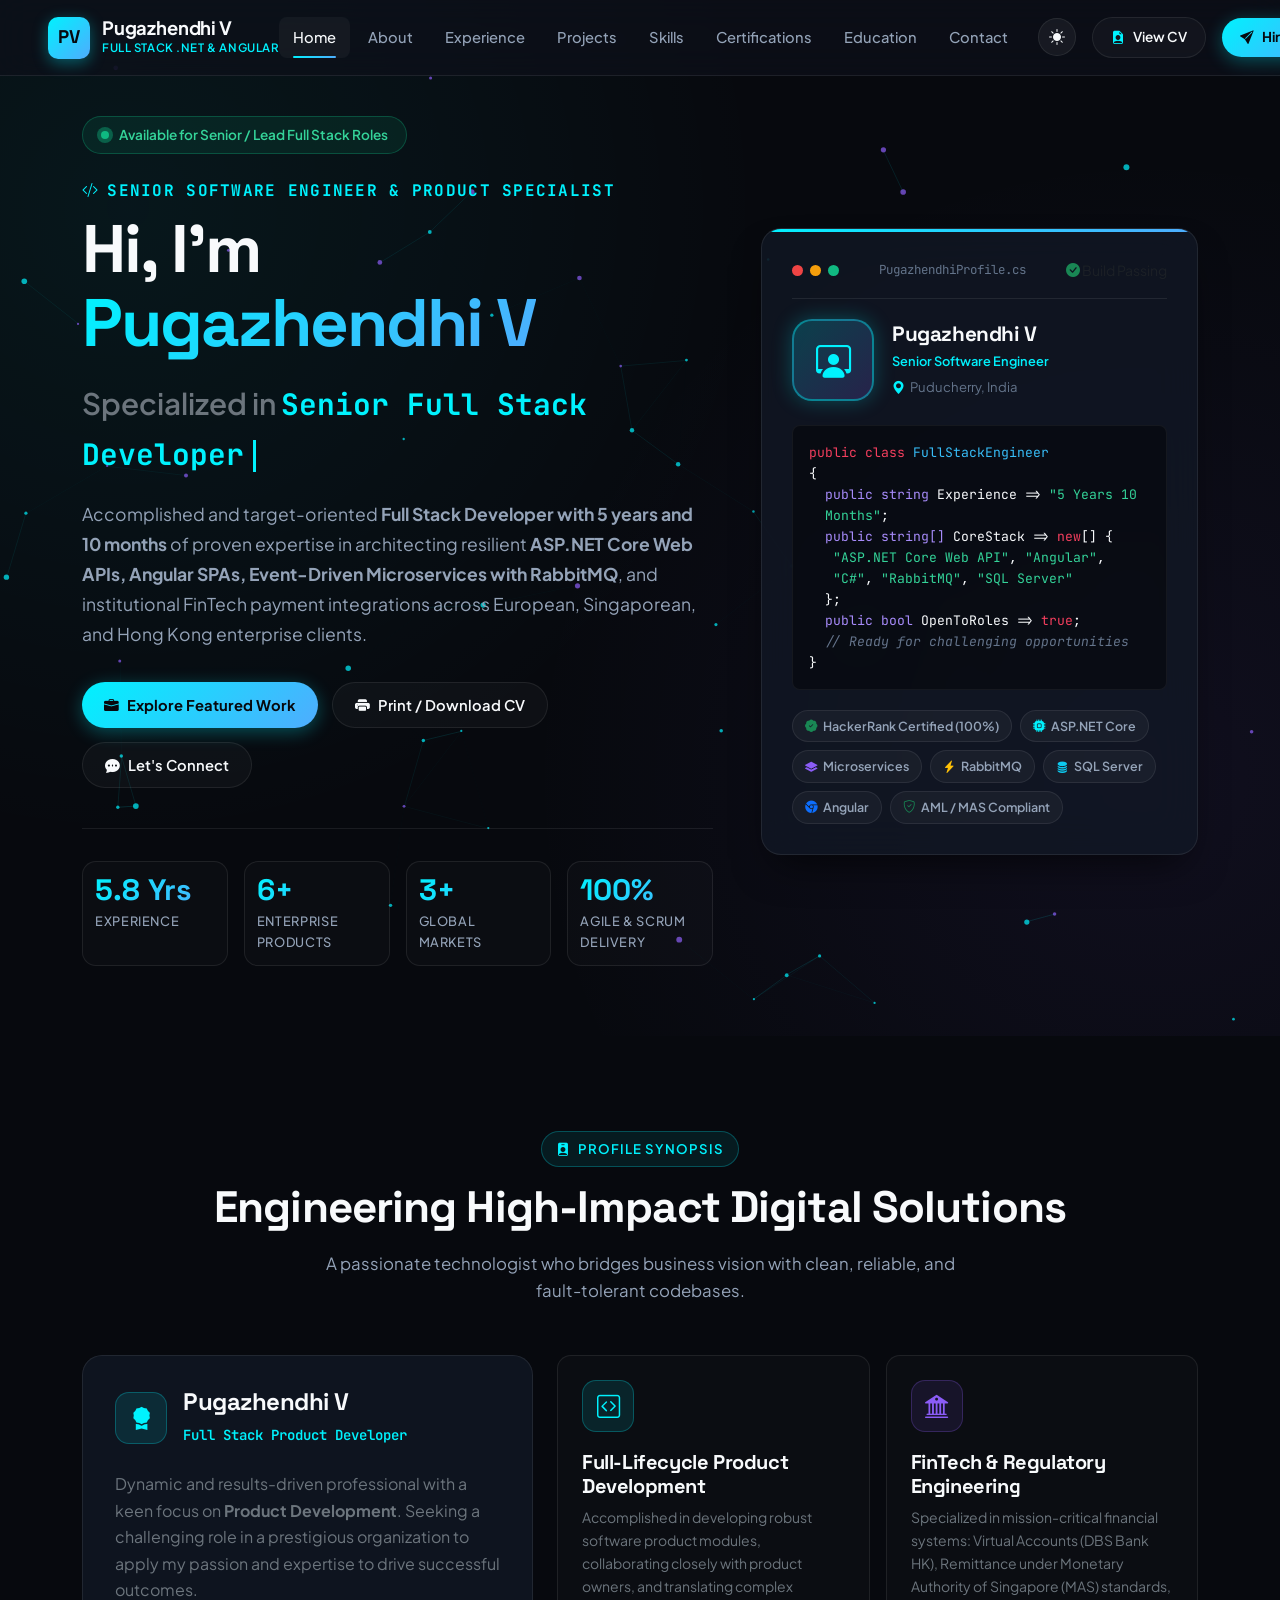
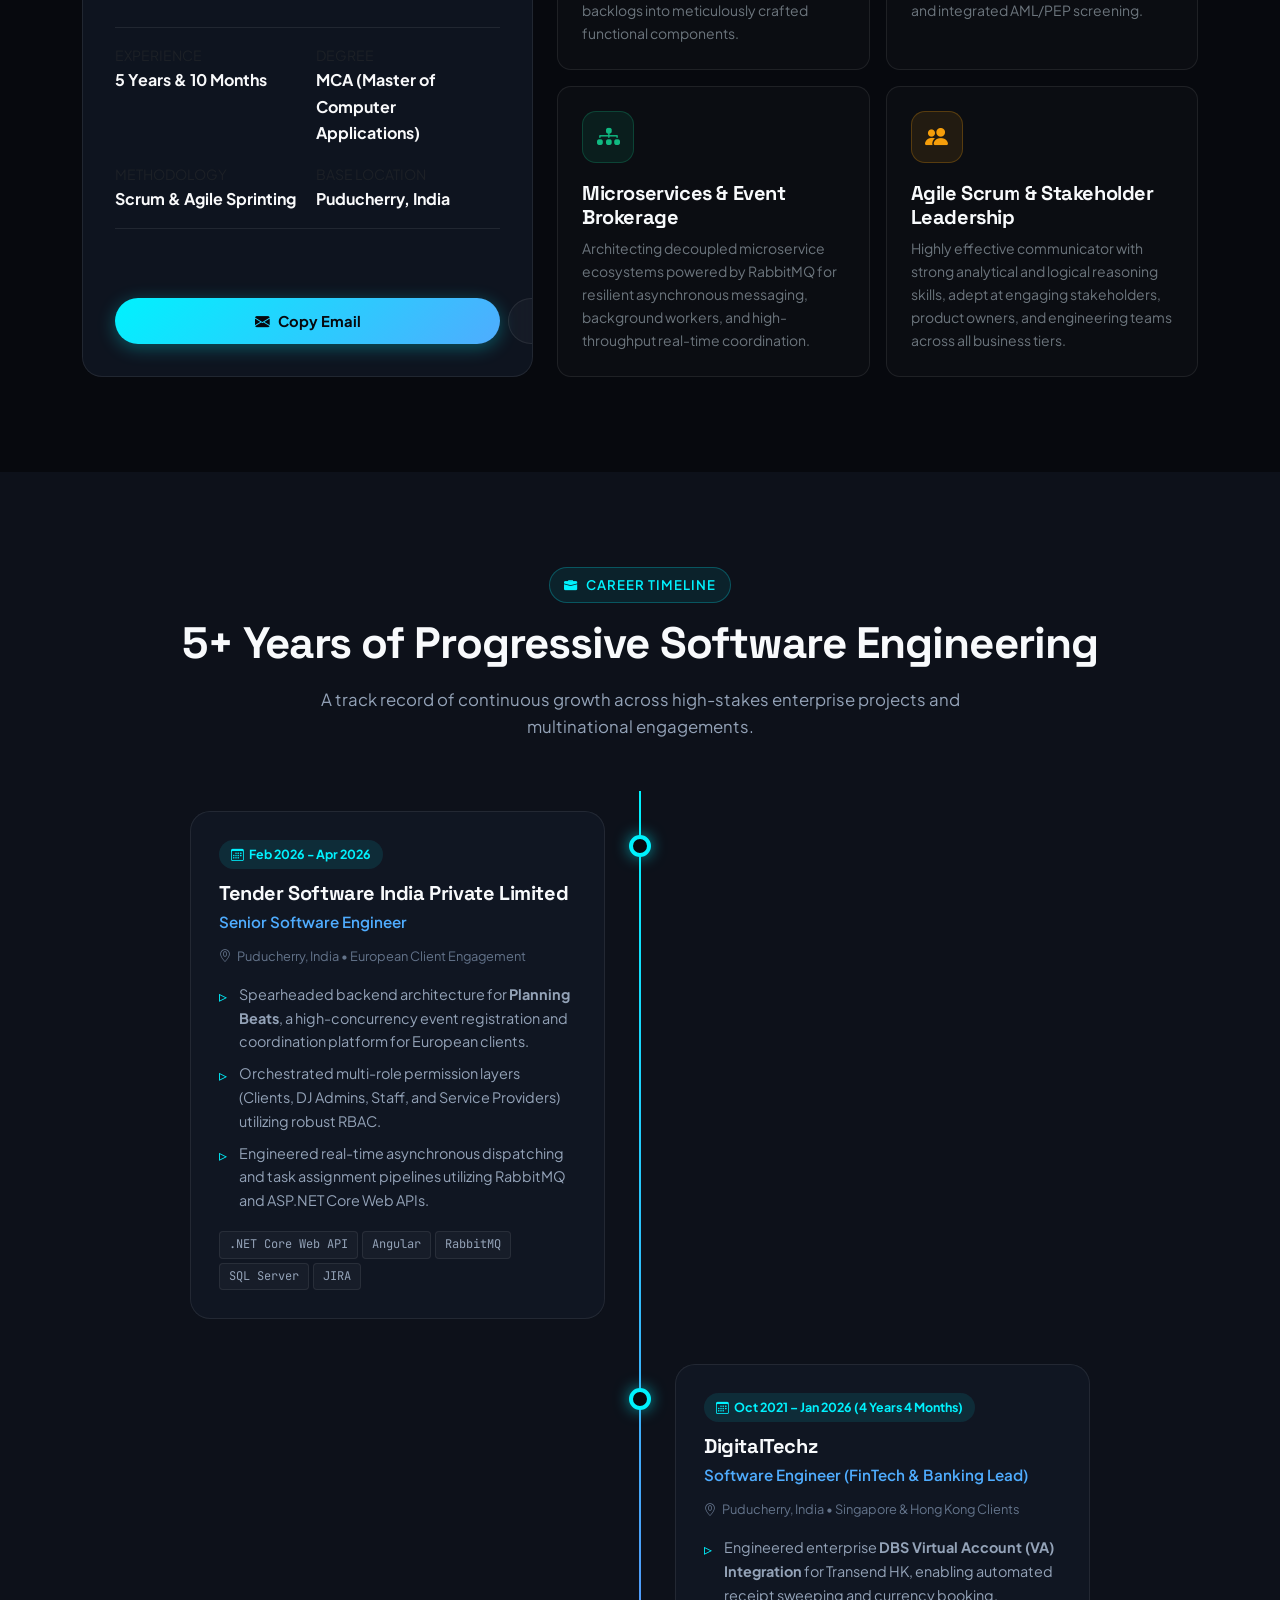
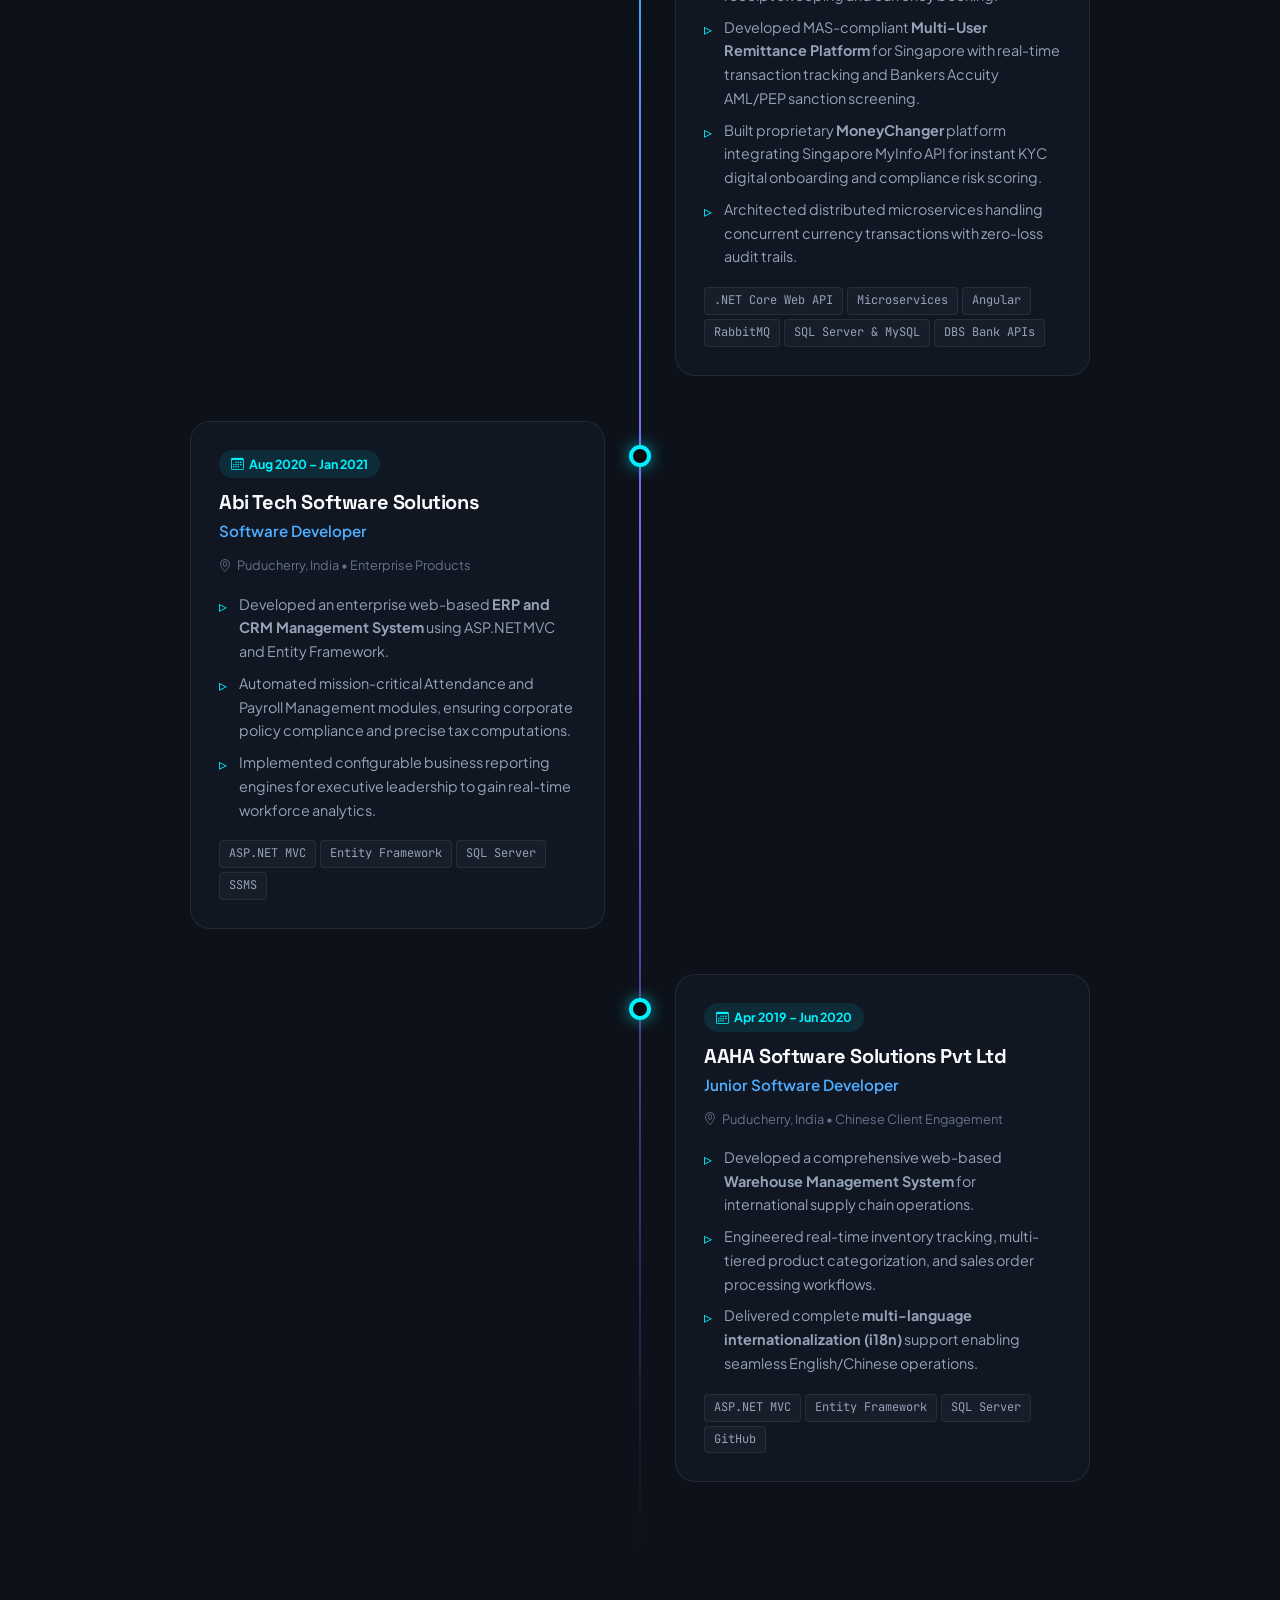
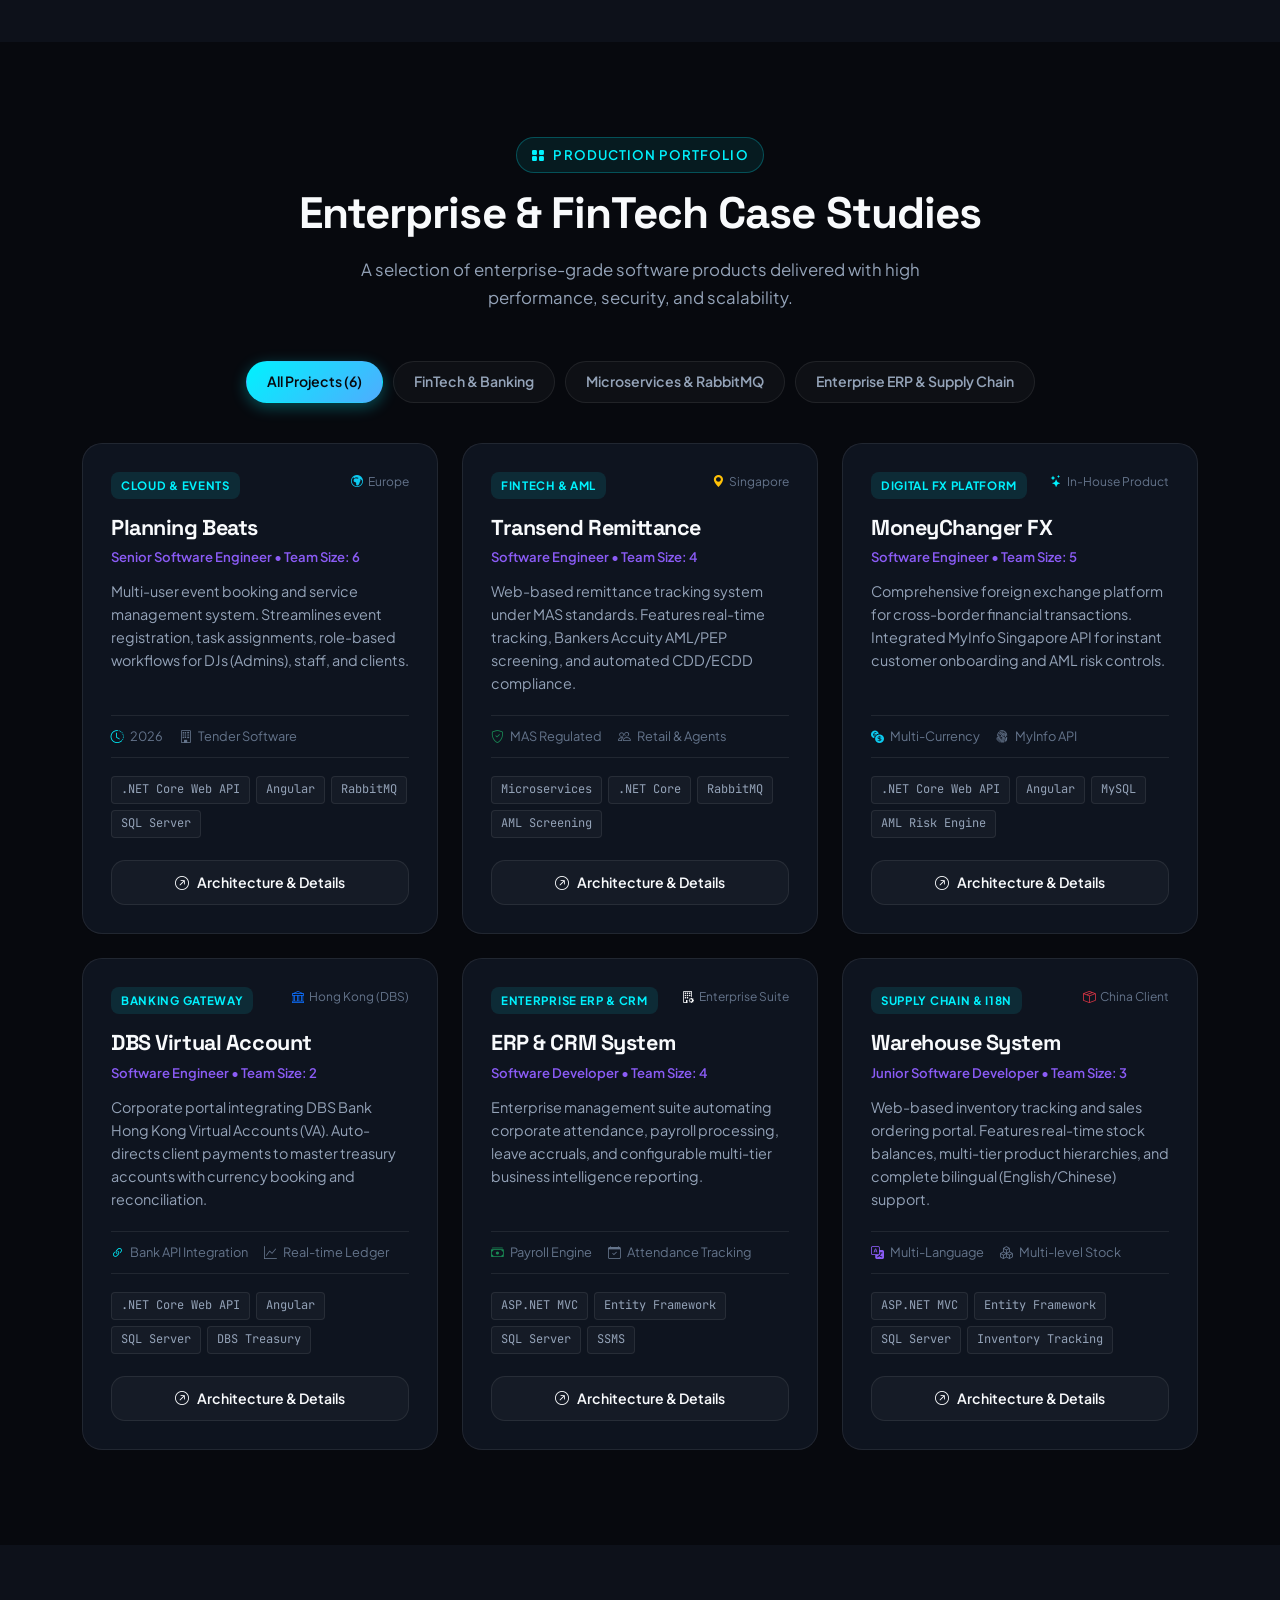
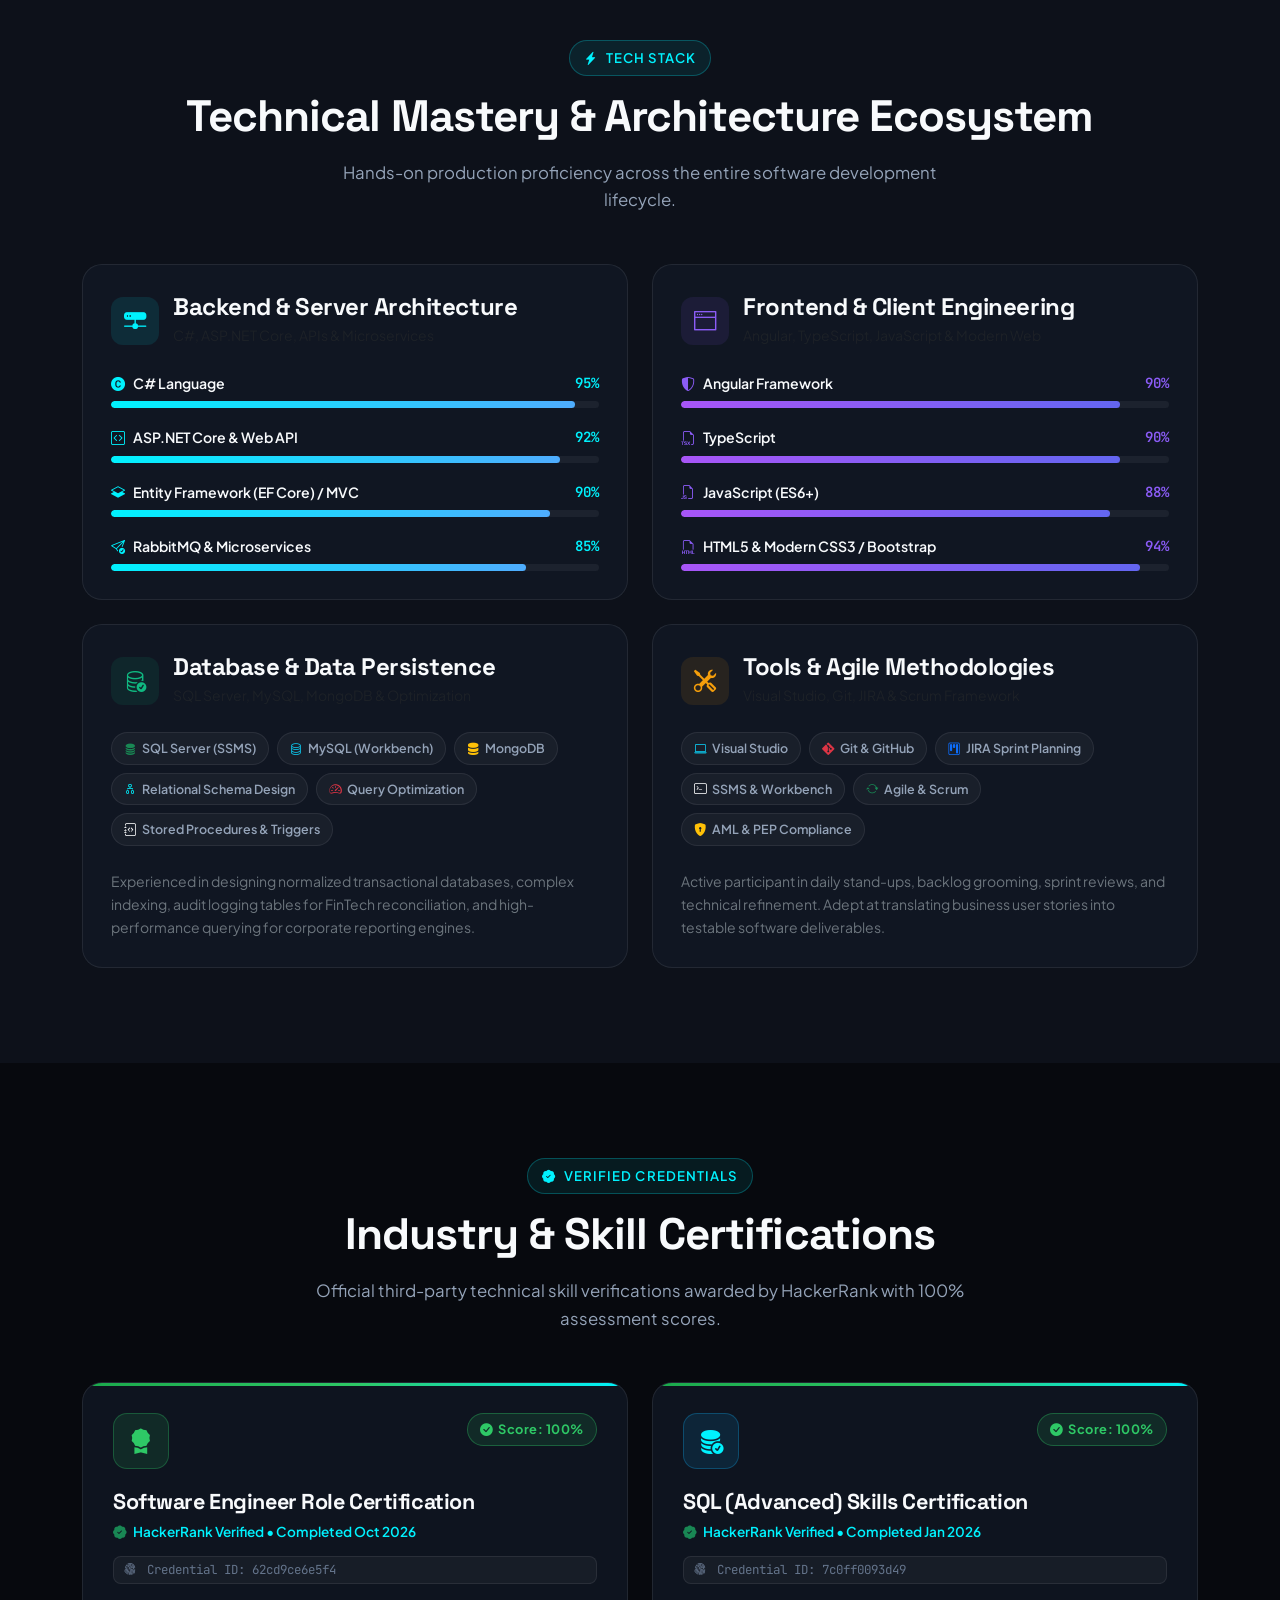
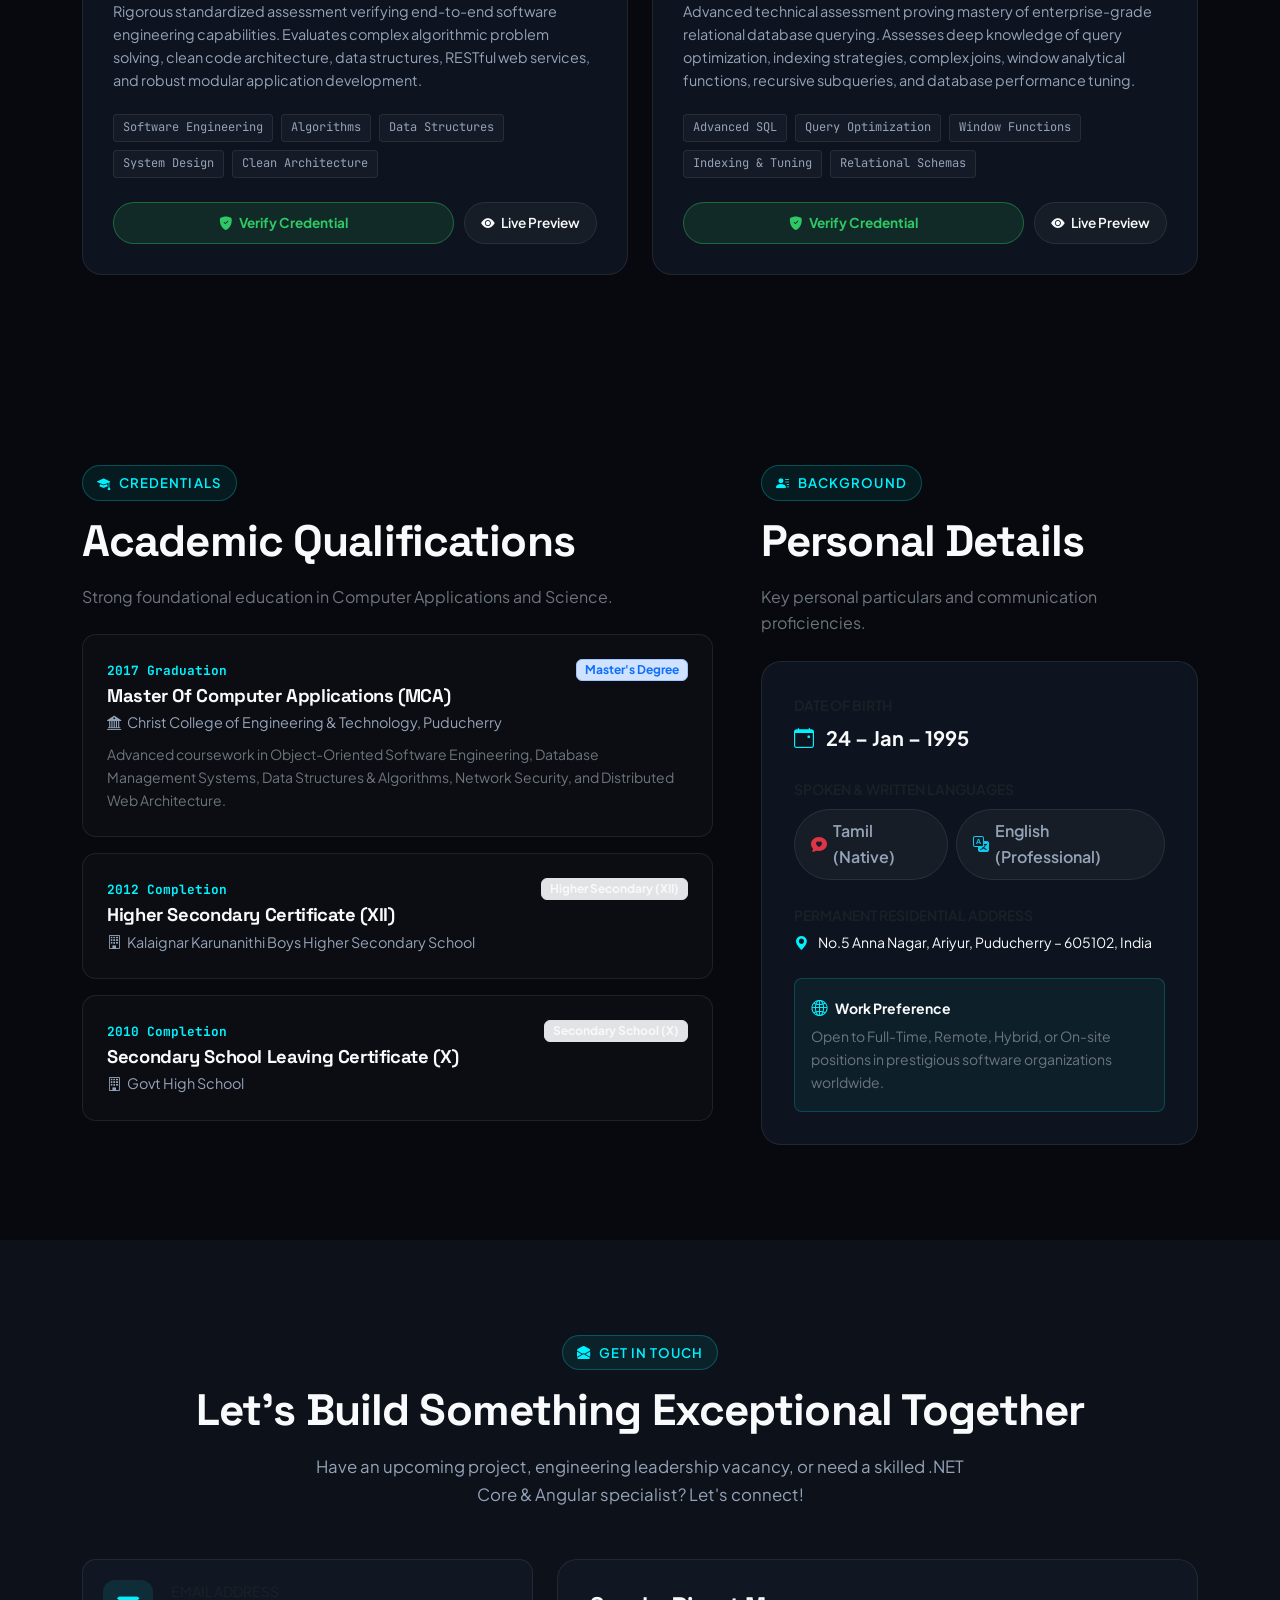
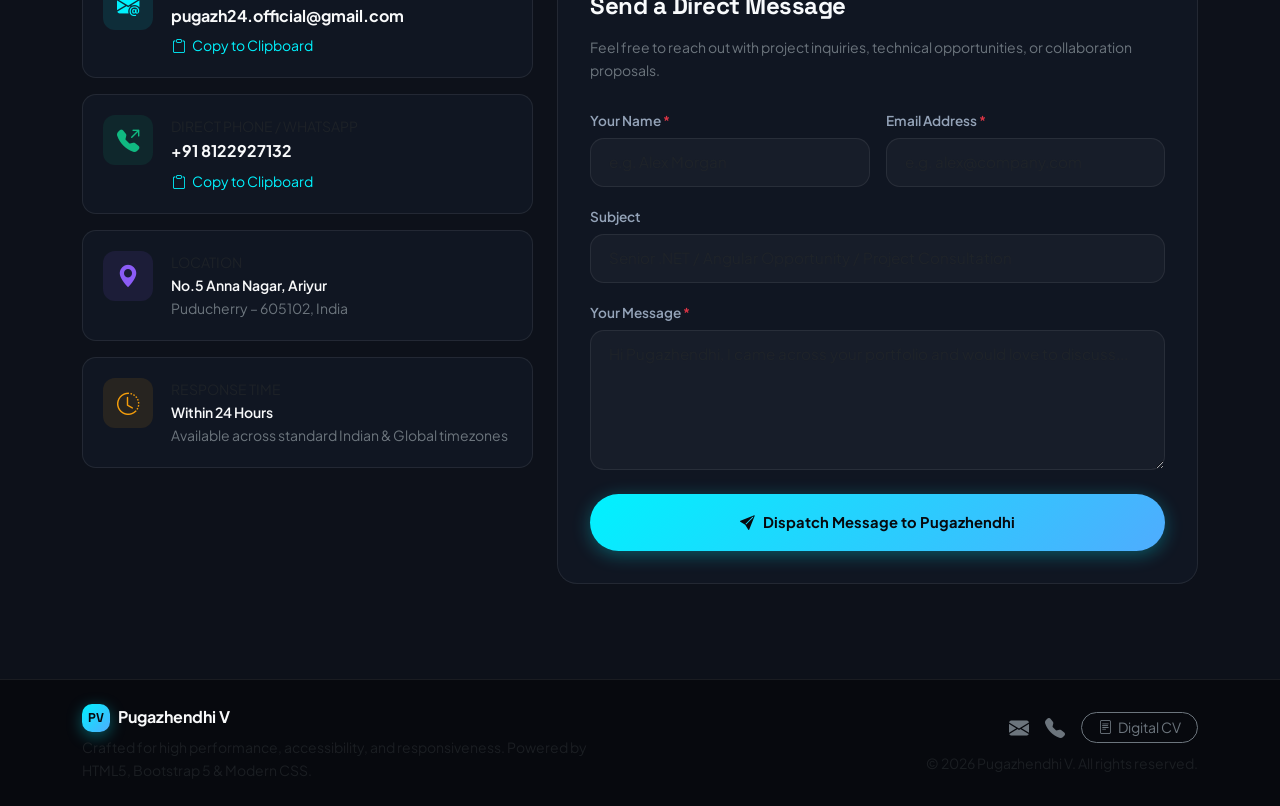
<file: index.html>
<!DOCTYPE html>
<html lang="en" data-theme="dark">
<head>
  <meta charset="UTF-8">
  <meta name="viewport" content="width=device-width, initial-scale=1.0">
  <meta name="google-site-verification" content="LcIIsSSXE90n4VpyNkWQE0ABpZXMWbrzbmZv5cDQHQU" />
  <title>Pugazhendhi V | Senior Full Stack Developer (.NET Core & Angular)</title>
  <meta name="description" content="Portfolio of Pugazhendhi V - Senior Full Stack Developer with nearly 6 years of experience specializing in ASP.NET Core, Angular, Microservices, RabbitMQ, and FinTech Solutions.">
  <meta name="keywords" content="Pugazhendhi V, Full Stack Developer, .NET Core, Angular, Microservices, C#, SQL Server, FinTech, Software Engineer Puducherry">
  <meta name="author" content="Pugazhendhi V">

  <!-- Google Fonts -->
  <link rel="preconnect" href="https://fonts.googleapis.com">
  <link rel="preconnect" href="https://fonts.gstatic.com" crossorigin>
  <link href="https://fonts.googleapis.com/css2?family=JetBrains+Mono:wght@400;500;700&family=Plus+Jakarta+Sans:wght@300;400;500;600;700;800&family=Space+Grotesk:wght@500;600;700;800&display=swap" rel="stylesheet">

  <!-- Bootstrap 5.3.3 CSS -->
  <link href="https://cdn.jsdelivr.net/npm/bootstrap@5.3.3/dist/css/bootstrap.min.css" rel="stylesheet">
  <!-- Bootstrap Icons -->
  <link href="https://cdn.jsdelivr.net/npm/bootstrap-icons@1.11.3/font/bootstrap-icons.min.css" rel="stylesheet">

  <!-- Custom CSS -->
  <link rel="stylesheet" href="css/styles.css">
</head>
<body>

  <!-- ========================================================================
       NAVBAR
       ======================================================================== -->
  <nav class="navbar navbar-expand-lg navbar-custom" id="mainNavbar">
    <div class="container-fluid px-lg-4 px-xl-5 px-3">
      <a class="navbar-brand-custom flex-shrink-0 text-nowrap" href="#hero">
        <div class="brand-monogram">PV</div>
        <div class="brand-info">
          <span class="brand-name">Pugazhendhi V</span>
          <span class="brand-title">Full Stack .NET &amp; Angular</span>
        </div>
      </a>

      <!-- Mobile Toggle & Actions -->
      <div class="d-flex align-items-center gap-2 d-lg-none flex-shrink-0">
        <button class="btn-theme-toggle" id="themeToggleBtnMobile" onclick="document.getElementById('themeToggleBtn').click()" aria-label="Toggle Theme">
          <i class="bi bi-sun-fill"></i>
        </button>
        <button class="navbar-toggler border-0 shadow-none p-1" type="button" data-bs-toggle="collapse" data-bs-target="#navbarContent" aria-controls="navbarContent" aria-expanded="false" aria-label="Toggle navigation">
          <i class="bi bi-list fs-1 text-cyan"></i>
        </button>
      </div>

      <div class="collapse navbar-collapse" id="navbarContent">
        <ul class="navbar-nav ms-auto align-items-lg-center gap-lg-1 my-3 my-lg-0">
          <li class="nav-item">
            <a class="nav-link nav-link-custom active" href="#hero">Home</a>
          </li>
          <li class="nav-item">
            <a class="nav-link nav-link-custom" href="#about">About</a>
          </li>
          <li class="nav-item">
            <a class="nav-link nav-link-custom" href="#experience">Experience</a>
          </li>
          <li class="nav-item">
            <a class="nav-link nav-link-custom" href="#projects">Projects</a>
          </li>
          <li class="nav-item">
            <a class="nav-link nav-link-custom" href="#skills">Skills</a>
          </li>
          <li class="nav-item">
            <a class="nav-link nav-link-custom" href="#certifications">Certifications</a>
          </li>
          <li class="nav-item">
            <a class="nav-link nav-link-custom" href="#education">Education</a>
          </li>
          <li class="nav-item">
            <a class="nav-link nav-link-custom" href="#contact">Contact</a>
          </li>
        </ul>

        <div class="nav-actions-group d-flex align-items-center gap-2 gap-xl-3 ms-lg-3 mt-3 mt-lg-0 flex-shrink-0">
          <button class="btn-theme-toggle d-none d-lg-inline-flex flex-shrink-0" id="themeToggleBtn" aria-label="Toggle Theme">
            <i class="bi bi-sun-fill"></i>
          </button>
          <button class="btn-outline-glow btn-sm text-nowrap flex-shrink-0" data-bs-toggle="modal" data-bs-target="#digitalResumeModal">
            <i class="bi bi-file-earmark-person-fill text-cyan"></i> View CV
          </button>
          <a href="#contact" class="btn-primary-gradient btn-sm text-nowrap flex-shrink-0">
            <i class="bi bi-send-fill"></i> Hire Me
          </a>
        </div>
      </div>
    </div>
  </nav>

  <!-- ========================================================================
       HERO SECTION
       ======================================================================== -->
  <section class="hero-section" id="hero">
    <canvas id="hero-canvas"></canvas>
    <div class="container hero-content">
      <div class="row align-items-center g-5">
        
        <!-- Left Hero Column -->
        <div class="col-lg-7">
          <div class="status-badge">
            <span class="status-dot"></span>
            <span>Available for Senior / Lead Full Stack Roles</span>
          </div>

          <p class="text-uppercase font-mono text-cyan fw-bold mb-2 letter-spacing-1">
            <i class="bi bi-code-slash me-2"></i>Senior Software Engineer & Product Specialist
          </p>
          <h1 class="hero-title">
            Hi, I'm <span class="text-gradient">Pugazhendhi V</span>
          </h1>

          <div class="typed-container">
            <span class="text-secondary">Specialized in </span>
            <span class="typed-text" id="typedText"></span>
            <span class="typed-cursor"></span>
          </div>

          <p class="hero-description">
            Accomplished and target-oriented <strong>Full Stack Developer with 5 years and 10 months</strong> of proven expertise in architecting resilient <strong>ASP.NET Core Web APIs, Angular SPAs, Event-Driven Microservices with RabbitMQ</strong>, and institutional FinTech payment integrations across European, Singaporean, and Hong Kong enterprise clients.
          </p>

          <div class="hero-cta-group">
            <a href="#projects" class="btn-primary-gradient">
              <i class="bi bi-briefcase-fill"></i> Explore Featured Work
            </a>
            <button class="btn-outline-glow" data-bs-toggle="modal" data-bs-target="#digitalResumeModal">
              <i class="bi bi-printer-fill"></i> Print / Download CV
            </button>
            <a href="#contact" class="btn-outline-glow">
              <i class="bi bi-chat-dots-fill"></i> Let's Connect
            </a>
          </div>

          <!-- Hero Quick Metrics Grid -->
          <div class="hero-stats-grid" id="heroStats">
            <div class="hero-stat-item">
              <div class="stat-number counter-val" data-target="5.8" data-suffix=" Yrs">0</div>
              <div class="stat-label">Experience</div>
            </div>
            <div class="hero-stat-item">
              <div class="stat-number counter-val" data-target="6" data-suffix="+">0</div>
              <div class="stat-label">Enterprise Products</div>
            </div>
            <div class="hero-stat-item">
              <div class="stat-number counter-val" data-target="3" data-suffix="+">0</div>
              <div class="stat-label">Global Markets</div>
            </div>
            <div class="hero-stat-item">
              <div class="stat-number counter-val" data-target="100" data-suffix="%">0</div>
              <div class="stat-label">Agile & Scrum Delivery</div>
            </div>
          </div>
        </div>

        <!-- Right Hero Visual Card -->
        <div class="col-lg-5">
          <div class="hero-visual-card">
            <div class="code-window-header">
              <div class="window-dots">
                <span class="window-dot red"></span>
                <span class="window-dot yellow"></span>
                <span class="window-dot green"></span>
              </div>
              <div class="window-title">PugazhendhiProfile.cs</div>
              <div class="text-muted small"><i class="bi bi-check-circle-fill text-success"></i> Build Passing</div>
            </div>

            <div class="developer-profile-preview">
              <div class="developer-avatar-wrapper">
                <i class="bi bi-person-workspace avatar-icon"></i>
              </div>
              <div class="developer-info">
                <h4>Pugazhendhi V</h4>
                <span class="developer-role-tag">Senior Software Engineer</span>
                <div class="developer-location">
                  <i class="bi bi-geo-alt-fill text-cyan"></i> Puducherry, India
                </div>
              </div>
            </div>

            <!-- Interactive Code Snippet -->
            <div class="code-snippet-box">
              <div><span class="code-keyword">public class</span> <span class="code-variable">FullStackEngineer</span></div>
              <div>{</div>
              <div class="ps-3"><span class="code-property">public string</span> Experience =&gt; <span class="code-string">"5 Years 10 Months"</span>;</div>
              <div class="ps-3"><span class="code-property">public string[]</span> CoreStack =&gt; <span class="code-keyword">new</span>[] {</div>
              <div class="ps-4"><span class="code-string">"ASP.NET Core Web API"</span>, <span class="code-string">"Angular"</span>,</div>
              <div class="ps-4"><span class="code-string">"C#"</span>, <span class="code-string">"RabbitMQ"</span>, <span class="code-string">"SQL Server"</span></div>
              <div class="ps-3">};</div>
              <div class="ps-3"><span class="code-property">public bool</span> OpenToRoles =&gt; <span class="code-keyword">true</span>;</div>
              <div class="ps-3"><span class="code-comment">// Ready for challenging opportunities</span></div>
              <div>}</div>
            </div>

            <div class="stack-pills-list">
              <span class="stack-pill"><i class="bi bi-patch-check-fill text-success"></i> HackerRank Certified (100%)</span>
              <span class="stack-pill"><i class="bi bi-cpu-fill text-cyan"></i> ASP.NET Core</span>
              <span class="stack-pill"><i class="bi bi-layers-fill text-purple"></i> Microservices</span>
              <span class="stack-pill"><i class="bi bi-lightning-charge-fill text-warning"></i> RabbitMQ</span>
              <span class="stack-pill"><i class="bi bi-database-fill text-info"></i> SQL Server</span>
              <span class="stack-pill"><i class="bi bi-browser-chrome text-primary"></i> Angular</span>
              <span class="stack-pill"><i class="bi bi-shield-check text-success"></i> AML / MAS Compliant</span>
            </div>
          </div>
        </div>

      </div>
    </div>
  </section>

  <!-- ========================================================================
       ABOUT & PROFILE SUMMARY SECTION
       ======================================================================== -->
  <section class="section-padding" id="about">
    <div class="container">
      <div class="text-center">
        <span class="section-tag"><i class="bi bi-person-badge-fill"></i> Profile Synopsis</span>
        <h2 class="section-title">Engineering High-Impact Digital Solutions</h2>
        <p class="section-subtitle">
          A passionate technologist who bridges business vision with clean, reliable, and fault-tolerant codebases.
        </p>
      </div>

      <div class="row g-4 align-items-stretch">
        
        <!-- Left Summary Card -->
        <div class="col-lg-5">
          <div class="glass-card h-100 d-flex flex-column justify-content-between">
            <div>
              <div class="d-flex align-items-center gap-3 mb-4">
                <div class="feature-icon-wrapper mb-0">
                  <i class="bi bi-award-fill"></i>
                </div>
                <div>
                  <h4 class="mb-1">Pugazhendhi V</h4>
                  <span class="text-cyan fw-semibold font-mono small">Full Stack Product Developer</span>
                </div>
              </div>

              <p class="text-secondary mb-4">
                Dynamic and results-driven professional with a keen focus on <strong>Product Development</strong>. Seeking a challenging role in a prestigious organization to apply my passion and expertise to drive successful outcomes.
              </p>

              <div class="border-top border-bottom py-3 my-3" style="border-color: var(--border-color) !important;">
                <div class="row g-3">
                  <div class="col-6">
                    <span class="text-muted d-block small">EXPERIENCE</span>
                    <strong class="text-light">5 Years & 10 Months</strong>
                  </div>
                  <div class="col-6">
                    <span class="text-muted d-block small">DEGREE</span>
                    <strong class="text-light">MCA (Master of Computer Applications)</strong>
                  </div>
                  <div class="col-6">
                    <span class="text-muted d-block small">METHODOLOGY</span>
                    <strong class="text-light">Scrum & Agile Sprinting</strong>
                  </div>
                  <div class="col-6">
                    <span class="text-muted d-block small">BASE LOCATION</span>
                    <strong class="text-light">Puducherry, India</strong>
                  </div>
                </div>
              </div>
            </div>

            <div class="d-flex gap-2 pt-3">
              <button class="btn-primary-gradient w-100 justify-content-center" onclick="copyToClipboard('pugazh24.official@gmail.com', 'Email')">
                <i class="bi bi-envelope-fill"></i> Copy Email
              </button>
              <a href="tel:+918122927132" class="btn-outline-glow w-100 justify-content-center">
                <i class="bi bi-telephone-fill"></i> Call Now
              </a>
            </div>
          </div>
        </div>

        <!-- Right Pillars Grid -->
        <div class="col-lg-7">
          <div class="row g-3 h-100">
            
            <div class="col-md-6">
              <div class="feature-box">
                <div class="feature-icon-wrapper">
                  <i class="bi bi-code-square"></i>
                </div>
                <h5 class="fw-bold mb-2">Full-Lifecycle Product Development</h5>
                <p class="text-secondary small mb-0">
                  Accomplished in developing robust software product modules, collaborating closely with product owners, and translating complex backlogs into meticulously crafted functional components.
                </p>
              </div>
            </div>

            <div class="col-md-6">
              <div class="feature-box">
                <div class="feature-icon-wrapper purple">
                  <i class="bi bi-bank2"></i>
                </div>
                <h5 class="fw-bold mb-2">FinTech & Regulatory Engineering</h5>
                <p class="text-secondary small mb-0">
                  Specialized in mission-critical financial systems: Virtual Accounts (DBS Bank HK), Remittance under Monetary Authority of Singapore (MAS) standards, and integrated AML/PEP screening.
                </p>
              </div>
            </div>

            <div class="col-md-6">
              <div class="feature-box">
                <div class="feature-icon-wrapper emerald">
                  <i class="bi bi-diagram-3-fill"></i>
                </div>
                <h5 class="fw-bold mb-2">Microservices & Event Brokerage</h5>
                <p class="text-secondary small mb-0">
                  Architecting decoupled microservice ecosystems powered by RabbitMQ for resilient asynchronous messaging, background workers, and high-throughput real-time coordination.
                </p>
              </div>
            </div>

            <div class="col-md-6">
              <div class="feature-box">
                <div class="feature-icon-wrapper amber">
                  <i class="bi bi-people-fill"></i>
                </div>
                <h5 class="fw-bold mb-2">Agile Scrum & Stakeholder Leadership</h5>
                <p class="text-secondary small mb-0">
                  Highly effective communicator with strong analytical and logical reasoning skills, adept at engaging stakeholders, product owners, and engineering teams across all business tiers.
                </p>
              </div>
            </div>

          </div>
        </div>

      </div>
    </div>
  </section>

  <!-- ========================================================================
       WORK EXPERIENCE TIMELINE
       ======================================================================== -->
  <section class="section-padding bg-secondary-subtle" id="experience" style="background: var(--bg-secondary) !important;">
    <div class="container">
      <div class="text-center">
        <span class="section-tag"><i class="bi bi-briefcase-fill"></i> Career Timeline</span>
        <h2 class="section-title">5+ Years of Progressive Software Engineering</h2>
        <p class="section-subtitle">
          A track record of continuous growth across high-stakes enterprise projects and multinational engagements.
        </p>
      </div>

      <div class="timeline-container">
        
        <!-- Job 1 -->
        <div class="timeline-item left">
          <div class="timeline-dot"></div>
          <div class="timeline-card">
            <span class="timeline-badge-date"><i class="bi bi-calendar3"></i> Feb 2026 - Apr 2026</span>
            <h3 class="timeline-company">Tender Software India Private Limited</h3>
            <div class="timeline-role">Senior Software Engineer</div>
            <div class="timeline-location"><i class="bi bi-geo-alt"></i> Puducherry, India • European Client Engagement</div>
            <ul class="timeline-bullets">
              <li>Spearheaded backend architecture for <strong>Planning Beats</strong>, a high-concurrency event registration and coordination platform for European clients.</li>
              <li>Orchestrated multi-role permission layers (Clients, DJ Admins, Staff, and Service Providers) utilizing robust RBAC.</li>
              <li>Engineered real-time asynchronous dispatching and task assignment pipelines utilizing RabbitMQ and ASP.NET Core Web APIs.</li>
            </ul>
            <div class="d-flex flex-wrap gap-1 mt-3">
              <span class="tech-tag-sm">.NET Core Web API</span>
              <span class="tech-tag-sm">Angular</span>
              <span class="tech-tag-sm">RabbitMQ</span>
              <span class="tech-tag-sm">SQL Server</span>
              <span class="tech-tag-sm">JIRA</span>
            </div>
          </div>
        </div>

        <!-- Job 2 -->
        <div class="timeline-item right">
          <div class="timeline-dot"></div>
          <div class="timeline-card">
            <span class="timeline-badge-date"><i class="bi bi-calendar3"></i> Oct 2021 – Jan 2026 (4 Years 4 Months)</span>
            <h3 class="timeline-company">DigitalTechz</h3>
            <div class="timeline-role">Software Engineer (FinTech & Banking Lead)</div>
            <div class="timeline-location"><i class="bi bi-geo-alt"></i> Puducherry, India • Singapore & Hong Kong Clients</div>
            <ul class="timeline-bullets">
              <li>Engineered enterprise <strong>DBS Virtual Account (VA) Integration</strong> for Transend HK, enabling automated receipt sweeping and currency booking.</li>
              <li>Developed MAS-compliant <strong>Multi-User Remittance Platform</strong> for Singapore with real-time transaction tracking and Bankers Accuity AML/PEP sanction screening.</li>
              <li>Built proprietary <strong>MoneyChanger</strong> platform integrating Singapore MyInfo API for instant KYC digital onboarding and compliance risk scoring.</li>
              <li>Architected distributed microservices handling concurrent currency transactions with zero-loss audit trails.</li>
            </ul>
            <div class="d-flex flex-wrap gap-1 mt-3">
              <span class="tech-tag-sm">.NET Core Web API</span>
              <span class="tech-tag-sm">Microservices</span>
              <span class="tech-tag-sm">Angular</span>
              <span class="tech-tag-sm">RabbitMQ</span>
              <span class="tech-tag-sm">SQL Server & MySQL</span>
              <span class="tech-tag-sm">DBS Bank APIs</span>
            </div>
          </div>
        </div>

        <!-- Job 3 -->
        <div class="timeline-item left">
          <div class="timeline-dot"></div>
          <div class="timeline-card">
            <span class="timeline-badge-date"><i class="bi bi-calendar3"></i> Aug 2020 – Jan 2021</span>
            <h3 class="timeline-company">Abi Tech Software Solutions</h3>
            <div class="timeline-role">Software Developer</div>
            <div class="timeline-location"><i class="bi bi-geo-alt"></i> Puducherry, India • Enterprise Products</div>
            <ul class="timeline-bullets">
              <li>Developed an enterprise web-based <strong>ERP and CRM Management System</strong> using ASP.NET MVC and Entity Framework.</li>
              <li>Automated mission-critical Attendance and Payroll Management modules, ensuring corporate policy compliance and precise tax computations.</li>
              <li>Implemented configurable business reporting engines for executive leadership to gain real-time workforce analytics.</li>
            </ul>
            <div class="d-flex flex-wrap gap-1 mt-3">
              <span class="tech-tag-sm">ASP.NET MVC</span>
              <span class="tech-tag-sm">Entity Framework</span>
              <span class="tech-tag-sm">SQL Server</span>
              <span class="tech-tag-sm">SSMS</span>
            </div>
          </div>
        </div>

        <!-- Job 4 -->
        <div class="timeline-item right">
          <div class="timeline-dot"></div>
          <div class="timeline-card">
            <span class="timeline-badge-date"><i class="bi bi-calendar3"></i> Apr 2019 – Jun 2020</span>
            <h3 class="timeline-company">AAHA Software Solutions Pvt Ltd</h3>
            <div class="timeline-role">Junior Software Developer</div>
            <div class="timeline-location"><i class="bi bi-geo-alt"></i> Puducherry, India • Chinese Client Engagement</div>
            <ul class="timeline-bullets">
              <li>Developed a comprehensive web-based <strong>Warehouse Management System</strong> for international supply chain operations.</li>
              <li>Engineered real-time inventory tracking, multi-tiered product categorization, and sales order processing workflows.</li>
              <li>Delivered complete <strong>multi-language internationalization (i18n)</strong> support enabling seamless English/Chinese operations.</li>
            </ul>
            <div class="d-flex flex-wrap gap-1 mt-3">
              <span class="tech-tag-sm">ASP.NET MVC</span>
              <span class="tech-tag-sm">Entity Framework</span>
              <span class="tech-tag-sm">SQL Server</span>
              <span class="tech-tag-sm">GitHub</span>
            </div>
          </div>
        </div>

      </div>
    </div>
  </section>

  <!-- ========================================================================
       FEATURED PROJECTS SHOWCASE (Filterable & Interactive Modal)
       ======================================================================== -->
  <section class="section-padding" id="projects">
    <div class="container">
      <div class="text-center">
        <span class="section-tag"><i class="bi bi-grid-fill"></i> Production Portfolio</span>
        <h2 class="section-title">Enterprise & FinTech Case Studies</h2>
        <p class="section-subtitle">
          A selection of enterprise-grade software products delivered with high performance, security, and scalability.
        </p>

        <!-- Filter Buttons -->
        <div class="filter-tabs">
          <button class="filter-btn active" data-filter="all">All Projects (6)</button>
          <button class="filter-btn" data-filter="fintech">FinTech & Banking</button>
          <button class="filter-btn" data-filter="microservices">Microservices & RabbitMQ</button>
          <button class="filter-btn" data-filter="enterprise">Enterprise ERP & Supply Chain</button>
        </div>
      </div>

      <div class="row g-4" id="projectsGrid">
        
        <!-- Project 1: Planning Beats -->
        <div class="col-md-6 col-lg-4 project-grid-item" data-category="microservices enterprise">
          <div class="project-card">
            <div class="project-header">
              <span class="project-category-tag">Cloud & Events</span>
              <span class="client-location-tag"><i class="bi bi-globe-europe-africa text-info"></i> Europe</span>
            </div>
            <h4 class="project-title">Planning Beats</h4>
            <div class="project-role-text">Senior Software Engineer • Team Size: 6</div>
            <p class="project-description">
              Multi-user event booking and service management system. Streamlines event registration, task assignments, role-based workflows for DJs (Admins), staff, and clients.
            </p>
            <div class="project-meta-info">
              <div class="meta-item"><i class="bi bi-clock-history text-cyan"></i> 2026</div>
              <div class="meta-item"><i class="bi bi-building"></i> Tender Software</div>
            </div>
            <div class="project-tech-tags">
              <span class="tech-tag-sm">.NET Core Web API</span>
              <span class="tech-tag-sm">Angular</span>
              <span class="tech-tag-sm">RabbitMQ</span>
              <span class="tech-tag-sm">SQL Server</span>
            </div>
            <button class="btn-project-details" data-project-id="planning-beats">
              <i class="bi bi-arrow-up-right-circle"></i> Architecture & Details
            </button>
          </div>
        </div>

        <!-- Project 2: Remittance -->
        <div class="col-md-6 col-lg-4 project-grid-item" data-category="fintech microservices">
          <div class="project-card">
            <div class="project-header">
              <span class="project-category-tag">FinTech & AML</span>
              <span class="client-location-tag"><i class="bi bi-geo-alt-fill text-warning"></i> Singapore</span>
            </div>
            <h4 class="project-title">Transend Remittance</h4>
            <div class="project-role-text">Software Engineer • Team Size: 4</div>
            <p class="project-description">
              Web-based remittance tracking system under MAS standards. Features real-time tracking, Bankers Accuity AML/PEP screening, and automated CDD/ECDD compliance.
            </p>
            <div class="project-meta-info">
              <div class="meta-item"><i class="bi bi-shield-check text-success"></i> MAS Regulated</div>
              <div class="meta-item"><i class="bi bi-people"></i> Retail & Agents</div>
            </div>
            <div class="project-tech-tags">
              <span class="tech-tag-sm">Microservices</span>
              <span class="tech-tag-sm">.NET Core</span>
              <span class="tech-tag-sm">RabbitMQ</span>
              <span class="tech-tag-sm">AML Screening</span>
            </div>
            <button class="btn-project-details" data-project-id="remittance">
              <i class="bi bi-arrow-up-right-circle"></i> Architecture & Details
            </button>
          </div>
        </div>

        <!-- Project 3: MoneyChanger -->
        <div class="col-md-6 col-lg-4 project-grid-item" data-category="fintech">
          <div class="project-card">
            <div class="project-header">
              <span class="project-category-tag">Digital FX Platform</span>
              <span class="client-location-tag"><i class="bi bi-stars text-cyan"></i> In-House Product</span>
            </div>
            <h4 class="project-title">MoneyChanger FX</h4>
            <div class="project-role-text">Software Engineer • Team Size: 5</div>
            <p class="project-description">
              Comprehensive foreign exchange platform for cross-border financial transactions. Integrated MyInfo Singapore API for instant customer onboarding and AML risk controls.
            </p>
            <div class="project-meta-info">
              <div class="meta-item"><i class="bi bi-currency-exchange text-info"></i> Multi-Currency</div>
              <div class="meta-item"><i class="bi bi-fingerprint"></i> MyInfo API</div>
            </div>
            <div class="project-tech-tags">
              <span class="tech-tag-sm">.NET Core Web API</span>
              <span class="tech-tag-sm">Angular</span>
              <span class="tech-tag-sm">MySQL</span>
              <span class="tech-tag-sm">AML Risk Engine</span>
            </div>
            <button class="btn-project-details" data-project-id="money-changer">
              <i class="bi bi-arrow-up-right-circle"></i> Architecture & Details
            </button>
          </div>
        </div>

        <!-- Project 4: DBS Virtual Account -->
        <div class="col-md-6 col-lg-4 project-grid-item" data-category="fintech">
          <div class="project-card">
            <div class="project-header">
              <span class="project-category-tag">Banking Gateway</span>
              <span class="client-location-tag"><i class="bi bi-bank text-primary"></i> Hong Kong (DBS)</span>
            </div>
            <h4 class="project-title">DBS Virtual Account</h4>
            <div class="project-role-text">Software Engineer • Team Size: 2</div>
            <p class="project-description">
              Corporate portal integrating DBS Bank Hong Kong Virtual Accounts (VA). Auto-directs client payments to master treasury accounts with currency booking and reconciliation.
            </p>
            <div class="project-meta-info">
              <div class="meta-item"><i class="bi bi-link-45deg text-cyan"></i> Bank API Integration</div>
              <div class="meta-item"><i class="bi bi-graph-up"></i> Real-time Ledger</div>
            </div>
            <div class="project-tech-tags">
              <span class="tech-tag-sm">.NET Core Web API</span>
              <span class="tech-tag-sm">Angular</span>
              <span class="tech-tag-sm">SQL Server</span>
              <span class="tech-tag-sm">DBS Treasury</span>
            </div>
            <button class="btn-project-details" data-project-id="dbs-virtual-account">
              <i class="bi bi-arrow-up-right-circle"></i> Architecture & Details
            </button>
          </div>
        </div>

        <!-- Project 5: CRM Management System -->
        <div class="col-md-6 col-lg-4 project-grid-item" data-category="enterprise">
          <div class="project-card">
            <div class="project-header">
              <span class="project-category-tag">Enterprise ERP & CRM</span>
              <span class="client-location-tag"><i class="bi bi-building-gear text-light"></i> Enterprise Suite</span>
            </div>
            <h4 class="project-title">ERP & CRM System</h4>
            <div class="project-role-text">Software Developer • Team Size: 4</div>
            <p class="project-description">
              Enterprise management suite automating corporate attendance, payroll processing, leave accruals, and configurable multi-tier business intelligence reporting.
            </p>
            <div class="project-meta-info">
              <div class="meta-item"><i class="bi bi-cash-stack text-success"></i> Payroll Engine</div>
              <div class="meta-item"><i class="bi bi-calendar-check"></i> Attendance Tracking</div>
            </div>
            <div class="project-tech-tags">
              <span class="tech-tag-sm">ASP.NET MVC</span>
              <span class="tech-tag-sm">Entity Framework</span>
              <span class="tech-tag-sm">SQL Server</span>
              <span class="tech-tag-sm">SSMS</span>
            </div>
            <button class="btn-project-details" data-project-id="crm-erp">
              <i class="bi bi-arrow-up-right-circle"></i> Architecture & Details
            </button>
          </div>
        </div>

        <!-- Project 6: Warehouse Management -->
        <div class="col-md-6 col-lg-4 project-grid-item" data-category="enterprise">
          <div class="project-card">
            <div class="project-header">
              <span class="project-category-tag">Supply Chain & i18n</span>
              <span class="client-location-tag"><i class="bi bi-box-seam text-danger"></i> China Client</span>
            </div>
            <h4 class="project-title">Warehouse System</h4>
            <div class="project-role-text">Junior Software Developer • Team Size: 3</div>
            <p class="project-description">
              Web-based inventory tracking and sales ordering portal. Features real-time stock balances, multi-tier product hierarchies, and complete bilingual (English/Chinese) support.
            </p>
            <div class="project-meta-info">
              <div class="meta-item"><i class="bi bi-translate text-purple"></i> Multi-Language</div>
              <div class="meta-item"><i class="bi bi-boxes"></i> Multi-level Stock</div>
            </div>
            <div class="project-tech-tags">
              <span class="tech-tag-sm">ASP.NET MVC</span>
              <span class="tech-tag-sm">Entity Framework</span>
              <span class="tech-tag-sm">SQL Server</span>
              <span class="tech-tag-sm">Inventory Tracking</span>
            </div>
            <button class="btn-project-details" data-project-id="warehouse-management">
              <i class="bi bi-arrow-up-right-circle"></i> Architecture & Details
            </button>
          </div>
        </div>

      </div>
    </div>
  </section>

  <!-- ========================================================================
       TECHNICAL SKILLS & COMPETENCY MATRIX
       ======================================================================== -->
  <section class="section-padding bg-secondary-subtle" id="skills" style="background: var(--bg-secondary) !important;">
    <div class="container">
      <div class="text-center">
        <span class="section-tag"><i class="bi bi-lightning-charge-fill"></i> Tech Stack</span>
        <h2 class="section-title">Technical Mastery & Architecture Ecosystem</h2>
        <p class="section-subtitle">
          Hands-on production proficiency across the entire software development lifecycle.
        </p>
      </div>

      <div class="row g-4">
        
        <!-- Category 1: Languages & Backend Frameworks -->
        <div class="col-lg-6">
          <div class="skills-category-card">
            <div class="skill-category-header">
              <div class="skill-cat-icon cyan">
                <i class="bi bi-hdd-network-fill"></i>
              </div>
              <div>
                <h4 class="mb-0">Backend & Server Architecture</h4>
                <span class="text-muted small">C#, ASP.NET Core, APIs & Microservices</span>
              </div>
            </div>

            <div class="skill-item">
              <div class="skill-info">
                <span class="skill-name"><i class="bi bi-c-circle-fill text-cyan"></i> C# Language</span>
                <span class="text-cyan font-mono">95%</span>
              </div>
              <div class="skill-progress-bar">
                <div class="skill-progress-fill" data-width="95"></div>
              </div>
            </div>

            <div class="skill-item">
              <div class="skill-info">
                <span class="skill-name"><i class="bi bi-code-square text-cyan"></i> ASP.NET Core & Web API</span>
                <span class="text-cyan font-mono">92%</span>
              </div>
              <div class="skill-progress-bar">
                <div class="skill-progress-fill" data-width="92"></div>
              </div>
            </div>

            <div class="skill-item">
              <div class="skill-info">
                <span class="skill-name"><i class="bi bi-layers-half text-cyan"></i> Entity Framework (EF Core) / MVC</span>
                <span class="text-cyan font-mono">90%</span>
              </div>
              <div class="skill-progress-bar">
                <div class="skill-progress-fill" data-width="90"></div>
              </div>
            </div>

            <div class="skill-item">
              <div class="skill-info">
                <span class="skill-name"><i class="bi bi-send-check text-cyan"></i> RabbitMQ & Microservices</span>
                <span class="text-cyan font-mono">85%</span>
              </div>
              <div class="skill-progress-bar">
                <div class="skill-progress-fill" data-width="85"></div>
              </div>
            </div>
          </div>
        </div>

        <!-- Category 2: Frontend & UI Engineering -->
        <div class="col-lg-6">
          <div class="skills-category-card">
            <div class="skill-category-header">
              <div class="skill-cat-icon purple">
                <i class="bi bi-window-fullscreen"></i>
              </div>
              <div>
                <h4 class="mb-0">Frontend & Client Engineering</h4>
                <span class="text-muted small">Angular, TypeScript, JavaScript & Modern Web</span>
              </div>
            </div>

            <div class="skill-item">
              <div class="skill-info">
                <span class="skill-name"><i class="bi bi-shield-shaded text-purple"></i> Angular Framework</span>
                <span class="text-purple font-mono">90%</span>
              </div>
              <div class="skill-progress-bar">
                <div class="skill-progress-fill purple" data-width="90"></div>
              </div>
            </div>

            <div class="skill-item">
              <div class="skill-info">
                <span class="skill-name"><i class="bi bi-filetype-tsx text-purple"></i> TypeScript</span>
                <span class="text-purple font-mono">90%</span>
              </div>
              <div class="skill-progress-bar">
                <div class="skill-progress-fill purple" data-width="90"></div>
              </div>
            </div>

            <div class="skill-item">
              <div class="skill-info">
                <span class="skill-name"><i class="bi bi-filetype-js text-purple"></i> JavaScript (ES6+)</span>
                <span class="text-purple font-mono">88%</span>
              </div>
              <div class="skill-progress-bar">
                <div class="skill-progress-fill purple" data-width="88"></div>
              </div>
            </div>

            <div class="skill-item">
              <div class="skill-info">
                <span class="skill-name"><i class="bi bi-filetype-html text-purple"></i> HTML5 & Modern CSS3 / Bootstrap</span>
                <span class="text-purple font-mono">94%</span>
              </div>
              <div class="skill-progress-bar">
                <div class="skill-progress-fill purple" data-width="94"></div>
              </div>
            </div>
          </div>
        </div>

        <!-- Category 3: Databases & Data Engineering -->
        <div class="col-lg-6">
          <div class="skills-category-card">
            <div class="skill-category-header">
              <div class="skill-cat-icon emerald">
                <i class="bi bi-database-check"></i>
              </div>
              <div>
                <h4 class="mb-0">Database & Data Persistence</h4>
                <span class="text-muted small">SQL Server, MySQL, MongoDB & Optimization</span>
              </div>
            </div>

            <div class="d-flex flex-wrap gap-2 mb-4">
              <span class="stack-pill"><i class="bi bi-database-fill text-success"></i> SQL Server (SSMS)</span>
              <span class="stack-pill"><i class="bi bi-database text-info"></i> MySQL (Workbench)</span>
              <span class="stack-pill"><i class="bi bi-server text-warning"></i> MongoDB</span>
              <span class="stack-pill"><i class="bi bi-diagram-2 text-cyan"></i> Relational Schema Design</span>
              <span class="stack-pill"><i class="bi bi-speedometer2 text-danger"></i> Query Optimization</span>
              <span class="stack-pill"><i class="bi bi-journal-code text-light"></i> Stored Procedures & Triggers</span>
            </div>

            <p class="text-secondary small mb-0">
              Experienced in designing normalized transactional databases, complex indexing, audit logging tables for FinTech reconciliation, and high-performance querying for corporate reporting engines.
            </p>
          </div>
        </div>

        <!-- Category 4: Tools, DevOps & Methodologies -->
        <div class="col-lg-6">
          <div class="skills-category-card">
            <div class="skill-category-header">
              <div class="skill-cat-icon amber">
                <i class="bi bi-tools"></i>
              </div>
              <div>
                <h4 class="mb-0">Tools & Agile Methodologies</h4>
                <span class="text-muted small">Visual Studio, Git, JIRA & Scrum Framework</span>
              </div>
            </div>

            <div class="d-flex flex-wrap gap-2 mb-4">
              <span class="stack-pill"><i class="bi bi-laptop text-info"></i> Visual Studio</span>
              <span class="stack-pill"><i class="bi bi-git text-danger"></i> Git & GitHub</span>
              <span class="stack-pill"><i class="bi bi-kanban text-primary"></i> JIRA Sprint Planning</span>
              <span class="stack-pill"><i class="bi bi-terminal text-light"></i> SSMS & Workbench</span>
              <span class="stack-pill"><i class="bi bi-arrow-repeat text-success"></i> Agile & Scrum</span>
              <span class="stack-pill"><i class="bi bi-shield-lock-fill text-warning"></i> AML & PEP Compliance</span>
            </div>

            <p class="text-secondary small mb-0">
              Active participant in daily stand-ups, backlog grooming, sprint reviews, and technical refinement. Adept at translating business user stories into testable software deliverables.
            </p>
          </div>
        </div>

      </div>
    </div>
  </section>

  <!-- ========================================================================
       PROFESSIONAL CERTIFICATIONS
       ======================================================================== -->
  <section class="section-padding" id="certifications">
    <div class="container">
      <div class="text-center">
        <span class="section-tag"><i class="bi bi-patch-check-fill"></i> Verified Credentials</span>
        <h2 class="section-title">Industry &amp; Skill Certifications</h2>
        <p class="section-subtitle">
          Official third-party technical skill verifications awarded by HackerRank with 100% assessment scores.
        </p>
      </div>

      <div class="row g-4 justify-content-center">
        
        <!-- Cert 1: Software Engineer Role -->
        <div class="col-lg-6">
          <div class="cert-card">
            <div class="cert-header">
              <div class="cert-icon-wrapper">
                <i class="bi bi-award-fill"></i>
              </div>
              <span class="cert-badge-score">
                <i class="bi bi-check-circle-fill"></i> Score: 100%
              </span>
            </div>

            <h3 class="cert-title">Software Engineer Role Certification</h3>
            <div class="cert-issuer">
              <i class="bi bi-patch-check-fill text-success me-1"></i> HackerRank Verified • Completed Oct 2026
            </div>
            <div class="cert-id-tag">
              <i class="bi bi-fingerprint me-1"></i> Credential ID: 62cd9ce6e5f4
            </div>

            <p class="cert-desc">
              Rigorous standardized assessment verifying end-to-end software engineering capabilities. Evaluates complex algorithmic problem solving, clean code architecture, data structures, RESTful web services, and robust modular application development.
            </p>

            <div class="d-flex flex-wrap gap-2 mb-4">
              <span class="tech-tag-sm">Software Engineering</span>
              <span class="tech-tag-sm">Algorithms</span>
              <span class="tech-tag-sm">Data Structures</span>
              <span class="tech-tag-sm">System Design</span>
              <span class="tech-tag-sm">Clean Architecture</span>
            </div>

            <div class="cert-actions">
              <a href="https://www.hackerrank.com/certificates/iframe/62cd9ce6e5f4" target="_blank" rel="noopener noreferrer" class="btn-cert-verify">
                <i class="bi bi-shield-fill-check"></i> Verify Credential
              </a>
              <button class="btn-cert-modal" onclick="openCertModal('Software Engineer Role Certification', 'https://www.hackerrank.com/certificates/iframe/62cd9ce6e5f4', '62cd9ce6e5f4', '100%')">
                <i class="bi bi-eye-fill"></i> Live Preview
              </button>
            </div>
          </div>
        </div>

        <!-- Cert 2: SQL Advanced Skill -->
        <div class="col-lg-6">
          <div class="cert-card">
            <div class="cert-header">
              <div class="cert-icon-wrapper" style="background: rgba(14, 165, 233, 0.12); border-color: rgba(14, 165, 233, 0.3); color: var(--accent-cyan);">
                <i class="bi bi-database-fill-check"></i>
              </div>
              <span class="cert-badge-score">
                <i class="bi bi-check-circle-fill"></i> Score: 100%
              </span>
            </div>

            <h3 class="cert-title">SQL (Advanced) Skills Certification</h3>
            <div class="cert-issuer">
              <i class="bi bi-patch-check-fill text-success me-1"></i> HackerRank Verified • Completed Jan 2026
            </div>
            <div class="cert-id-tag">
              <i class="bi bi-fingerprint me-1"></i> Credential ID: 7c0ff0093d49
            </div>

            <p class="cert-desc">
              Advanced technical assessment proving mastery of enterprise-grade relational database querying. Assesses deep knowledge of query optimization, indexing strategies, complex joins, window analytical functions, recursive subqueries, and database performance tuning.
            </p>

            <div class="d-flex flex-wrap gap-2 mb-4">
              <span class="tech-tag-sm">Advanced SQL</span>
              <span class="tech-tag-sm">Query Optimization</span>
              <span class="tech-tag-sm">Window Functions</span>
              <span class="tech-tag-sm">Indexing &amp; Tuning</span>
              <span class="tech-tag-sm">Relational Schemas</span>
            </div>

            <div class="cert-actions">
              <a href="https://www.hackerrank.com/certificates/iframe/7c0ff0093d49" target="_blank" rel="noopener noreferrer" class="btn-cert-verify">
                <i class="bi bi-shield-fill-check"></i> Verify Credential
              </a>
              <button class="btn-cert-modal" onclick="openCertModal('SQL (Advanced) Skills Certification', 'https://www.hackerrank.com/certificates/iframe/7c0ff0093d49', '7c0ff0093d49', '100%')">
                <i class="bi bi-eye-fill"></i> Live Preview
              </button>
            </div>
          </div>
        </div>

      </div>
    </div>
  </section>

  <!-- ========================================================================
       ACADEMIC DETAILS & PERSONAL PROFILE
       ======================================================================== -->
  <section class="section-padding" id="education">
    <div class="container">
      <div class="row g-5">
        
        <!-- Left: Education -->
        <div class="col-lg-7">
          <span class="section-tag"><i class="bi bi-mortarboard-fill"></i> Credentials</span>
          <h2 class="section-title">Academic Qualifications</h2>
          <p class="text-secondary mb-4">Strong foundational education in Computer Applications and Science.</p>

          <div class="edu-card">
            <div class="d-flex justify-content-between align-items-center">
              <span class="edu-year">2017 Graduation</span>
              <span class="badge bg-primary-subtle text-primary border border-primary-subtle px-2 py-1">Master's Degree</span>
            </div>
            <h4 class="edu-title">Master Of Computer Applications (MCA)</h4>
            <div class="edu-institution"><i class="bi bi-bank2 me-1"></i> Christ College of Engineering & Technology, Puducherry</div>
            <p class="text-secondary small mt-2 mb-0">
              Advanced coursework in Object-Oriented Software Engineering, Database Management Systems, Data Structures & Algorithms, Network Security, and Distributed Web Architecture.
            </p>
          </div>

          <div class="edu-card">
            <div class="d-flex justify-content-between align-items-center">
              <span class="edu-year">2012 Completion</span>
              <span class="badge bg-secondary-subtle text-light border px-2 py-1">Higher Secondary (XII)</span>
            </div>
            <h4 class="edu-title">Higher Secondary Certificate (XII)</h4>
            <div class="edu-institution"><i class="bi bi-building me-1"></i> Kalaignar Karunanithi Boys Higher Secondary School</div>
          </div>

          <div class="edu-card">
            <div class="d-flex justify-content-between align-items-center">
              <span class="edu-year">2010 Completion</span>
              <span class="badge bg-secondary-subtle text-light border px-2 py-1">Secondary School (X)</span>
            </div>
            <h4 class="edu-title">Secondary School Leaving Certificate (X)</h4>
            <div class="edu-institution"><i class="bi bi-building me-1"></i> Govt High School</div>
          </div>
        </div>

        <!-- Right: Personal Details & Spoken Languages -->
        <div class="col-lg-5">
          <span class="section-tag"><i class="bi bi-person-lines-fill"></i> Background</span>
          <h2 class="section-title">Personal Details</h2>
          <p class="text-secondary mb-4">Key personal particulars and communication proficiencies.</p>

          <div class="glass-card">
            <div class="mb-4">
              <div class="text-muted small text-uppercase fw-semibold mb-1">Date of Birth</div>
              <div class="fw-bold fs-5 text-light"><i class="bi bi-calendar-event text-cyan me-2"></i> 24 – Jan – 1995</div>
            </div>

            <div class="mb-4">
              <div class="text-muted small text-uppercase fw-semibold mb-1">Spoken & Written Languages</div>
              <div class="d-flex gap-2 mt-2">
                <span class="stack-pill px-3 py-2 fs-6"><i class="bi bi-chat-heart-fill text-danger"></i> Tamil (Native)</span>
                <span class="stack-pill px-3 py-2 fs-6"><i class="bi bi-translate text-info"></i> English (Professional)</span>
              </div>
            </div>

            <div class="mb-4">
              <div class="text-muted small text-uppercase fw-semibold mb-1">Permanent Residential Address</div>
              <div class="text-light small mt-1">
                <i class="bi bi-geo-alt-fill text-cyan me-2"></i>
                No.5 Anna Nagar, Ariyur, Puducherry – 605102, India
              </div>
            </div>

            <div class="p-3 rounded-3" style="background: rgba(0, 242, 254, 0.05); border: 1px solid rgba(0, 242, 254, 0.2);">
              <div class="d-flex align-items-center gap-2 mb-1">
                <i class="bi bi-globe2 text-cyan"></i>
                <span class="fw-bold text-light small">Work Preference</span>
              </div>
              <p class="text-secondary small mb-0">
                Open to Full-Time, Remote, Hybrid, or On-site positions in prestigious software organizations worldwide.
              </p>
            </div>
          </div>
        </div>

      </div>
    </div>
  </section>

  <!-- ========================================================================
       CONTACT & GET IN TOUCH SECTION
       ======================================================================== -->
  <section class="section-padding bg-secondary-subtle" id="contact" style="background: var(--bg-secondary) !important;">
    <div class="container">
      <div class="text-center">
        <span class="section-tag"><i class="bi bi-envelope-open-fill"></i> Get In Touch</span>
        <h2 class="section-title">Let's Build Something Exceptional Together</h2>
        <p class="section-subtitle">
          Have an upcoming project, engineering leadership vacancy, or need a skilled .NET Core & Angular specialist? Let's connect!
        </p>
      </div>

      <div class="row g-4 align-items-stretch">
        
        <!-- Contact Cards Column -->
        <div class="col-lg-5">
          <div class="contact-info-card">
            <div class="contact-icon-box">
              <i class="bi bi-envelope-at-fill"></i>
            </div>
            <div class="flex-grow-1">
              <span class="text-muted small d-block">EMAIL ADDRESS</span>
              <a href="mailto:pugazh24.official@gmail.com" class="text-light fw-bold fs-6 d-block">pugazh24.official@gmail.com</a>
              <button class="btn btn-sm btn-link text-cyan p-0 mt-1 text-decoration-none" onclick="copyToClipboard('pugazh24.official@gmail.com', 'Email')">
                <i class="bi bi-clipboard me-1"></i> Copy to Clipboard
              </button>
            </div>
          </div>

          <div class="contact-info-card">
            <div class="contact-icon-box" style="background: rgba(16, 185, 129, 0.1); color: var(--accent-emerald);">
              <i class="bi bi-telephone-outbound-fill"></i>
            </div>
            <div class="flex-grow-1">
              <span class="text-muted small d-block">DIRECT PHONE / WHATSAPP</span>
              <a href="tel:+918122927132" class="text-light fw-bold fs-6 d-block">+91 8122927132</a>
              <button class="btn btn-sm btn-link text-cyan p-0 mt-1 text-decoration-none" onclick="copyToClipboard('+918122927132', 'Phone number')">
                <i class="bi bi-clipboard me-1"></i> Copy to Clipboard
              </button>
            </div>
          </div>

          <div class="contact-info-card">
            <div class="contact-icon-box" style="background: rgba(139, 92, 246, 0.1); color: var(--accent-purple);">
              <i class="bi bi-geo-alt-fill"></i>
            </div>
            <div class="flex-grow-1">
              <span class="text-muted small d-block">LOCATION</span>
              <div class="text-light fw-semibold small">No.5 Anna Nagar, Ariyur</div>
              <div class="text-secondary small">Puducherry – 605102, India</div>
            </div>
          </div>

          <div class="contact-info-card">
            <div class="contact-icon-box" style="background: rgba(245, 158, 11, 0.1); color: var(--accent-amber);">
              <i class="bi bi-clock-history"></i>
            </div>
            <div class="flex-grow-1">
              <span class="text-muted small d-block">RESPONSE TIME</span>
              <div class="text-light fw-semibold small">Within 24 Hours</div>
              <div class="text-secondary small">Available across standard Indian & Global timezones</div>
            </div>
          </div>
        </div>

        <!-- Contact Form Column -->
        <div class="col-lg-7">
          <div class="glass-card h-100">
            <h4 class="mb-3">Send a Direct Message</h4>
            <p class="text-secondary small mb-4">
              Feel free to reach out with project inquiries, technical opportunities, or collaboration proposals.
            </p>

            <form id="portfolioContactForm" class="contact-form">
              <div class="row g-3">
                <div class="col-md-6">
                  <label for="senderName">Your Name <span class="text-danger">*</span></label>
                  <input type="text" class="form-control" id="senderName" placeholder="e.g. Alex Morgan" required>
                </div>
                <div class="col-md-6">
                  <label for="senderEmail">Email Address <span class="text-danger">*</span></label>
                  <input type="email" class="form-control" id="senderEmail" placeholder="e.g. alex@company.com" required>
                </div>
                <div class="col-12">
                  <label for="senderSubject">Subject</label>
                  <input type="text" class="form-control" id="senderSubject" placeholder="Senior .NET / Angular Opportunity / Project Consultation">
                </div>
                <div class="col-12">
                  <label for="senderMessage">Your Message <span class="text-danger">*</span></label>
                  <textarea class="form-control" id="senderMessage" rows="5" placeholder="Hi Pugazhendhi, I came across your portfolio and would love to discuss..." required></textarea>
                </div>
                <div class="col-12 mt-4">
                  <button type="submit" class="btn-primary-gradient w-100 justify-content-center py-3">
                    <i class="bi bi-send-fill"></i> Dispatch Message to Pugazhendhi
                  </button>
                </div>
              </div>
            </form>
          </div>
        </div>

      </div>
    </div>
  </section>

  <!-- ========================================================================
       FOOTER
       ======================================================================== -->
  <footer class="py-4 border-top" style="border-color: var(--border-color) !important; background: var(--bg-primary);">
    <div class="container">
      <div class="row align-items-center justify-content-between g-3">
        <div class="col-md-6 text-center text-md-start">
          <div class="d-flex align-items-center justify-content-center justify-content-md-start gap-2 mb-1">
            <div class="brand-monogram" style="width: 28px; height: 28px; font-size: 0.8rem;">PV</div>
            <strong class="text-light">Pugazhendhi V</strong>
          </div>
          <p class="text-muted small mb-0">
            Crafted for high performance, accessibility, and responsiveness. Powered by HTML5, Bootstrap 5 &amp; Modern CSS.
          </p>
        </div>

        <div class="col-md-6 text-center text-md-end">
          <div class="d-flex align-items-center justify-content-center justify-content-md-end gap-3 mb-2">
            <a href="mailto:pugazh24.official@gmail.com" class="text-secondary fs-5" title="Email Pugazhendhi"><i class="bi bi-envelope-fill"></i></a>
            <a href="tel:+918122927132" class="text-secondary fs-5" title="Call Pugazhendhi"><i class="bi bi-telephone-fill"></i></a>
            <button class="btn btn-sm btn-outline-secondary py-1 px-3 rounded-pill" data-bs-toggle="modal" data-bs-target="#digitalResumeModal">
              <i class="bi bi-file-text me-1"></i> Digital CV
            </button>
          </div>
          <div class="text-muted small">
            &copy; 2026 Pugazhendhi V. All rights reserved.
          </div>
        </div>
      </div>
    </div>
  </footer>

  <!-- ========================================================================
       BACK TO TOP BUTTON
       ======================================================================== -->
  <button class="btn-back-to-top" id="backToTopBtn" aria-label="Back to Top">
    <i class="bi bi-chevron-up"></i>
  </button>

  <!-- ========================================================================
       PROJECT DETAILS MODAL
       ======================================================================== -->
  <div class="modal fade" id="projectDetailsModal" tabindex="-1" aria-labelledby="modalProjectTitle" aria-hidden="true">
    <div class="modal-dialog modal-lg modal-dialog-centered modal-dialog-scrollable">
      <div class="modal-content">
        <div class="modal-header">
          <div class="modal-title-wrapper pe-3">
            <h4 class="modal-title fw-bold mb-0" id="modalProjectTitle">Project Title</h4>
            <div id="modalProjectClient" class="small mt-1 text-info">Client</div>
          </div>
          <button type="button" class="btn-close-custom" data-bs-dismiss="modal" aria-label="Close">
            <i class="bi bi-x-lg"></i>
          </button>
        </div>
        <div class="modal-body">
          <div class="row g-3 mb-4 p-3 rounded-3" style="background: rgba(255, 255, 255, 0.03); border: 1px solid var(--border-color);">
            <div class="col-sm-4">
              <span class="text-muted small d-block">ROLE & COMPANY</span>
              <strong class="text-light small" id="modalProjectRole">-</strong>
            </div>
            <div class="col-sm-4">
              <span class="text-muted small d-block">TIMELINE</span>
              <strong class="text-light small" id="modalProjectPeriod">-</strong>
            </div>
            <div class="col-sm-4">
              <span class="text-muted small d-block">TEAM COMPOSITION</span>
              <strong class="text-light small" id="modalProjectTeam">-</strong>
            </div>
          </div>

          <h5 class="fw-bold mb-2 text-cyan"><i class="bi bi-info-circle me-2"></i>Executive Summary</h5>
          <p class="text-secondary" id="modalProjectOverview"></p>

          <h5 class="fw-bold mb-2 text-cyan mt-4"><i class="bi bi-diagram-3 me-2"></i>System Architecture & Technical Flow</h5>
          <div class="p-3 rounded-3 mb-3" style="background: rgba(0, 242, 254, 0.05); border: 1px solid rgba(0, 242, 254, 0.2);">
            <p class="text-light font-mono small mb-0" id="modalProjectArchitecture"></p>
          </div>

          <h5 class="fw-bold mb-2 text-cyan mt-4"><i class="bi bi-check2-all me-2"></i>Key Engineering Deliverables & Modules</h5>
          <ul class="list-unstyled ps-0" id="modalProjectFeatures"></ul>

          <h5 class="fw-bold mb-2 text-cyan mt-4"><i class="bi bi-stack me-2"></i>Technologies & Tools Utilized</h5>
          <div class="d-flex flex-wrap gap-2" id="modalProjectTech"></div>
        </div>
        <div class="modal-footer">
          <button type="button" class="btn-outline-glow btn-sm" data-bs-dismiss="modal">Close Window</button>
          <a href="#contact" class="btn-primary-gradient btn-sm" data-bs-dismiss="modal">Discuss Similar Solution</a>
        </div>
      </div>
    </div>
  </div>

  <!-- ========================================================================
       CERTIFICATION LIVE PREVIEW MODAL
       ======================================================================== -->
  <div class="modal fade" id="certViewerModal" tabindex="-1" aria-labelledby="certModalTitle" aria-hidden="true">
    <div class="modal-dialog modal-lg modal-dialog-centered">
      <div class="modal-content">
        <div class="modal-header">
          <div class="modal-title-wrapper pe-3">
            <h5 class="modal-title fw-bold mb-0" id="certModalTitle">Certificate Title</h5>
            <div class="small text-success d-flex align-items-center gap-1 mt-1">
              <i class="bi bi-patch-check-fill"></i> HackerRank Official Verified Credential • <span id="certModalId"></span> • <span id="certModalScore" class="fw-bold"></span>
            </div>
          </div>
          <button type="button" class="btn-close-custom" data-bs-dismiss="modal" aria-label="Close">
            <i class="bi bi-x-lg"></i>
          </button>
        </div>
        <div class="modal-body p-3">
          <div class="cert-iframe-wrapper">
            <iframe id="certIframe" src="" title="HackerRank Certificate" loading="lazy"></iframe>
          </div>
        </div>
        <div class="modal-footer">
          <a id="certExternalLink" href="#" target="_blank" rel="noopener noreferrer" class="btn btn-primary-gradient btn-sm">
            <i class="bi bi-box-arrow-up-right me-1"></i> Open on HackerRank
          </a>
          <button type="button" class="btn-outline-glow btn-sm" data-bs-dismiss="modal">Close</button>
        </div>
      </div>
    </div>
  </div>

  <!-- ========================================================================
       INTERACTIVE ATS-READY DIGITAL RESUME MODAL (WITH ONE-CLICK PRINT)
       ======================================================================== -->
  <div class="modal fade" id="digitalResumeModal" tabindex="-1" aria-labelledby="resumeModalTitle" aria-hidden="true">
    <div class="modal-dialog modal-xl modal-dialog-centered modal-dialog-scrollable">
      <div class="modal-content">
        <div class="modal-header d-print-none">
          <div class="modal-title-wrapper d-flex align-items-center gap-2 pe-3">
            <i class="bi bi-file-earmark-text-fill text-cyan fs-4 flex-shrink-0"></i>
            <div>
              <h5 class="modal-title fw-bold mb-0" id="resumeModalTitle">Pugazhendhi V - Curriculum Vitae</h5>
              <div class="text-muted small">Official Printable &amp; ATS-Formatted Document</div>
            </div>
          </div>
          <div class="modal-header-actions d-flex align-items-center gap-2 flex-shrink-0">
            <button class="btn btn-sm btn-primary-gradient text-nowrap" onclick="printResume()">
              <i class="bi bi-printer-fill me-1"></i> Print / Save as PDF
            </button>
            <button type="button" class="btn-close-custom" data-bs-dismiss="modal" aria-label="Close">
              <i class="bi bi-x-lg"></i>
            </button>
          </div>
        </div>
        <div class="modal-body p-4 p-md-5">
          <div class="resume-modal-sheet mx-auto" style="max-width: 900px;">
            
            <!-- Resume Header -->
            <div class="resume-header d-flex flex-column flex-md-row justify-content-between align-items-md-center gap-3">
              <div>
                <h1 class="resume-name">Pugazhendhi V</h1>
                <div class="text-muted fw-semibold">Senior Full Stack Developer • ASP.NET Core & Angular Specialist</div>
              </div>
              <div class="text-md-end small">
                <div><i class="bi bi-envelope-fill text-primary me-1"></i> <a href="mailto:pugazh24.official@gmail.com" class="text-dark">pugazh24.official@gmail.com</a></div>
                <div><i class="bi bi-telephone-fill text-primary me-1"></i> <a href="tel:+918122927132" class="text-dark">+91 8122927132</a></div>
                <div><i class="bi bi-geo-alt-fill text-primary me-1"></i> Puducherry, India - 605102</div>
              </div>
            </div>

            <!-- Synopsis -->
            <div class="mb-3">
              <div class="resume-section-heading">Professional Synopsis</div>
              <p class="text-dark mb-0">
                Dynamic and results-driven professional with a keen focus on <strong>Product Development</strong>. Seeking a challenging role in a prestigious organization to apply my passion and expertise to drive successful outcomes.
              </p>
            </div>

            <!-- Profile Summary -->
            <div class="mb-3">
              <div class="resume-section-heading">Profile Summary</div>
              <ul class="mb-0 text-dark">
                <li>Accomplished and target-oriented <strong>Full Stack Developer with a robust 5 years and 10 months of experience</strong>.</li>
                <li>Expertise in developing software product modules, collaborating closely with product owners, and consistently demonstrating a collaborative team-oriented approach.</li>
                <li>Active participant in <strong>Scrum methodology</strong>, proficient in translating product backlogs into meticulously crafted functional components for a seamlessly deliverable product.</li>
                <li>A highly effective communicator possessing excellent analytical and logical skills, adept at engaging with stakeholders at all levels of business and management.</li>
              </ul>
            </div>

            <!-- Technical Skills -->
            <div class="mb-3">
              <div class="resume-section-heading">Technical Skills</div>
              <table class="table table-sm table-bordered text-dark mb-0">
                <tbody>
                  <tr>
                    <th style="width: 25%;" class="bg-light">Languages</th>
                    <td>C#, JavaScript, TypeScript</td>
                  </tr>
                  <tr>
                    <th class="bg-light">Web Technologies</th>
                    <td>ASP.NET Core, ASP.NET Core Web API, EF Core, Angular, HTML5, CSS</td>
                  </tr>
                  <tr>
                    <th class="bg-light">Databases</th>
                    <td>SQL Server, MySQL, MongoDB</td>
                  </tr>
                  <tr>
                    <th class="bg-light">Tools</th>
                    <td>Visual Studio, Git, JIRA, Workbench, SSMS</td>
                  </tr>
                  <tr>
                    <th class="bg-light">Methodologies</th>
                    <td>Agile, Scrum</td>
                  </tr>
                </tbody>
              </table>
            </div>

            <!-- Work Experience -->
            <div class="mb-3">
              <div class="resume-section-heading">Work Experience</div>
              <ul class="mb-0 text-dark">
                <li class="mb-2">
                  <strong>Tender Software India Private Limited</strong>, Puducherry — <em>Senior Software Engineer</em> (Feb 2026 - Apr 2026)
                </li>
                <li class="mb-2">
                  <strong>DigitalTechz</strong>, Puducherry — <em>Software Engineer</em> (Oct 2021 – Jan 2026)
                </li>
                <li class="mb-2">
                  <strong>Abi Tech Software Solutions</strong>, Puducherry — <em>Software Developer</em> (Aug 2020 – Jan 2021)
                </li>
                <li class="mb-2">
                  <strong>AAHA Software Solutions Pvt Ltd</strong>, Puducherry — <em>Junior Software Developer</em> (Apr 2019 – Jun 2020)
                </li>
              </ul>
            </div>

            <!-- Professional Certifications -->
            <div class="mb-3">
              <div class="resume-section-heading">Professional Certifications</div>
              <ul class="mb-0 text-dark">
                <li class="mb-2">
                  <strong>Software Engineer Role Certification</strong> — HackerRank (Score: 100%, Oct 2026)
                  <div class="small text-muted">Credential ID: <code>62cd9ce6e5f4</code> | Verification: <a href="https://www.hackerrank.com/certificates/iframe/62cd9ce6e5f4" target="_blank" rel="noopener noreferrer" class="text-primary text-decoration-underline">Verify HackerRank Credential</a></div>
                </li>
                <li class="mb-2">
                  <strong>SQL (Advanced) Skills Certification</strong> — HackerRank (Score: 100%, Jan 2026)
                  <div class="small text-muted">Credential ID: <code>7c0ff0093d49</code> | Verification: <a href="https://www.hackerrank.com/certificates/iframe/7c0ff0093d49" target="_blank" rel="noopener noreferrer" class="text-primary text-decoration-underline">Verify HackerRank Credential</a></div>
                </li>
              </ul>
            </div>

            <!-- Academic Details -->
            <div class="mb-3">
              <div class="resume-section-heading">Academic Details</div>
              <ul class="mb-0 text-dark">
                <li><strong>MCA (Master Of Computer Applications)</strong>, Christ College of Engineering & Technology in 2017</li>
                <li><strong>XII</strong> from Kalaignar Karunanithi Boys Hr. Sec. School in 2012</li>
                <li><strong>X</strong> from Govt High School in 2010</li>
              </ul>
            </div>

            <!-- Detailed Projects -->
            <div class="mb-3">
              <div class="resume-section-heading">Project Experience & Contributions</div>

              <!-- Proj 1 -->
              <div class="mb-3">
                <h6 class="fw-bold mb-1 text-primary">Planning Beats | Tender Software India Private Limited</h6>
                <div class="small text-muted mb-1">
                  <strong>Role:</strong> Senior Software Engineer | <strong>Client:</strong> Planning Beats (Europe) | <strong>Team Size:</strong> 6<br>
                  <strong>Platform:</strong> .NET Core Web API, Angular, SQL Server, RabbitMQ | <strong>Tools:</strong> Visual Studio, GitHub, SSMS, JIRA
                </div>
                <p class="small text-dark mb-0">
                  Developed a web-based, multi-user event registration and planning management system designed to streamline event coordination and service management. The platform supports multiple roles including clients, DJ (admin), staff, and service providers, enabling efficient collaboration and workflow execution. Key features include event booking and registration, real-time task assignment, service management, and role-based access control.
                </p>
              </div>

              <!-- Proj 2 -->
              <div class="mb-3">
                <h6 class="fw-bold mb-1 text-primary">Remittance | DigitalTechz</h6>
                <div class="small text-muted mb-1">
                  <strong>Role:</strong> Software Engineer | <strong>Client:</strong> Transend PTE LTD (Singapore) | <strong>Team Size:</strong> 4<br>
                  <strong>Platform:</strong> .NET Core Web API, Microservices, Angular, SQL Server, RabbitMQ | <strong>Tools:</strong> Visual Studio, GitHub, SSMS, JIRA
                </div>
                <p class="small text-dark mb-0">
                  Developed a web-based, multi-user remittance tracking system for retailers and agents. Key features include sender and beneficiary management, real-time transaction tracking, integrated AML/PEP screening using Bankers Accuity, and compliance reporting as per MAS standards. The system also supports CDD/ECDD processes and generates daily, management, and audit reports.
                </p>
              </div>

              <!-- Proj 3 -->
              <div class="mb-3">
                <h6 class="fw-bold mb-1 text-primary">MoneyChanger | DigitalTechz</h6>
                <div class="small text-muted mb-1">
                  <strong>Role:</strong> Software Engineer | <strong>Client:</strong> Own Product | <strong>Team Size:</strong> 5<br>
                  <strong>Platform:</strong> .NET Core Web API, Angular, MySQL | <strong>Tools:</strong> Visual Studio, GitHub, Workbench, JIRA
                </div>
                <p class="small text-dark mb-0">
                  Developed a comprehensive money changer platform that simplifies global financial transactions for individuals and businesses. The system supports currency exchange and international remittance services at competitive rates, with integrated MyInfo for seamless customer registration and AML (Anti-Money Laundering) functionalities for compliance, risk management, and reports.
                </p>
              </div>

              <!-- Proj 4 -->
              <div class="mb-3">
                <h6 class="fw-bold mb-1 text-primary">Transend HK DBS Virtual Account Integration | DigitalTechz</h6>
                <div class="small text-muted mb-1">
                  <strong>Role:</strong> Software Engineer | <strong>Client:</strong> Transend PTE LTD (Hong Kong) | <strong>Team Size:</strong> 2<br>
                  <strong>Platform:</strong> .NET Core Web API, Angular, SQL Server | <strong>Tools:</strong> Visual Studio, GitHub, SSMS, JIRA
                </div>
                <p class="small text-dark mb-0">
                  Developed a portal that enables customers to create and manage Virtual Accounts (VA) for payment tracking. Each VA is uniquely assigned to a customer, allowing seamless identification of payment sources. Payments to these VAs are auto-directed to the company's master account. The portal also supports currency booking for transactions and reports.
                </p>
              </div>

              <!-- Proj 5 -->
              <div class="mb-3">
                <h6 class="fw-bold mb-1 text-primary">CRM Management System | Abi Tech Software Solution</h6>
                <div class="small text-muted mb-1">
                  <strong>Role:</strong> Software Developer | <strong>Client:</strong> Own Product | <strong>Team Size:</strong> 4<br>
                  <strong>Platform:</strong> MVC asp.net, Entity Framework, SQL Server | <strong>Tools:</strong> Visual Studio, GitHub, SSMS
                </div>
                <p class="small text-dark mb-0">
                  Developed a web-based ERP and CRM Management System using ASP.NET MVC, Entity Framework, and SQL Server for enterprise clients. Worked on the Attendance and Payroll Management modules, automating employee attendance, leave tracking, and payroll processing to ensure accuracy and policy compliance.
                </p>
              </div>

              <!-- Proj 6 -->
              <div class="mb-3">
                <h6 class="fw-bold mb-1 text-primary">Warehouse Management System | AAHA Software Solutions</h6>
                <div class="small text-muted mb-1">
                  <strong>Role:</strong> Junior Software Developer | <strong>Client:</strong> Chinese Client | <strong>Team Size:</strong> 3<br>
                  <strong>Platform:</strong> MVC asp.net, Entity Framework, SQL Server | <strong>Tools:</strong> Visual Studio, GitHub, SSMS
                </div>
                <p class="small text-dark mb-0">
                  Developed a web-based Warehouse Management System for a Chinese client using ASP.NET MVC, Entity Framework, and SQL Server. Worked on Stock Management and Sales Ordering modules, focusing on real-time inventory tracking, product categorization, and order processing with multi-level product and multilanguage support.
                </p>
              </div>
            </div>

            <!-- Personal Details -->
            <div>
              <div class="resume-section-heading">Personal Details</div>
              <ul class="list-unstyled mb-0 text-dark small">
                <li><strong>Date of Birth:</strong> 24 – Jan – 1995</li>
                <li><strong>Languages:</strong> Tamil &amp; English</li>
                <li><strong>Mailing Address:</strong> No.5 Anna Nagar, Ariyur, Puducherry 605102</li>
              </ul>
            </div>

          </div>
        </div>
        <div class="modal-footer d-print-none">
          <button type="button" class="btn btn-outline-secondary" data-bs-dismiss="modal">Close</button>
          <button type="button" class="btn btn-primary-gradient" onclick="printResume()">
            <i class="bi bi-printer-fill me-1"></i> Print / Save as PDF
          </button>
        </div>
      </div>
    </div>
  </div>

  <!-- Bootstrap 5.3.3 JS Bundle with Popper -->
  <script src="https://cdn.jsdelivr.net/npm/bootstrap@5.3.3/dist/js/bootstrap.bundle.min.js"></script>
  <!-- Custom JS -->
  <script src="js/main.js"></script>
</body>
</html>
</file>
<file: css/styles.css>
/* ==========================================================================
   PUGAZHENDHI V - PORTFOLIO STYLESHEET
   Modern, Cyber-Tech, Glassmorphic & Ultra-Responsive Design
   ========================================================================== */

/* --------------------------------------------------------------------------
   CSS VARIABLES & DESIGN TOKENS
   -------------------------------------------------------------------------- */
:root {
  /* Color Palette - Dark Theme (Default) */
  --bg-primary: #07090e;
  --bg-secondary: #0d111a;
  --bg-card: rgba(18, 24, 38, 0.75);
  --bg-card-hover: rgba(26, 34, 54, 0.9);
  --bg-glass: rgba(13, 17, 26, 0.7);
  
  --border-color: rgba(255, 255, 255, 0.08);
  --border-focus: rgba(0, 242, 254, 0.5);
  --border-glow: rgba(79, 172, 254, 0.25);
  
  --text-primary: #f8fafc;
  --text-secondary: #94a3b8;
  --text-muted: #64748b;
  
  /* Vibrant Accents */
  --accent-cyan: #00f2fe;
  --accent-blue: #4facfe;
  --accent-purple: #8b5cf6;
  --accent-indigo: #6366f1;
  --accent-emerald: #10b981;
  --accent-amber: #f59e0b;
  
  /* Gradients */
  --gradient-primary: linear-gradient(135deg, #00f2fe 0%, #4facfe 100%);
  --gradient-secondary: linear-gradient(135deg, #a855f7 0%, #6366f1 100%);
  --gradient-accent: linear-gradient(135deg, #00f2fe 0%, #8b5cf6 50%, #4facfe 100%);
  --gradient-card: linear-gradient(145deg, rgba(255, 255, 255, 0.05) 0%, rgba(255, 255, 255, 0.01) 100%);
  --gradient-glow: radial-gradient(circle at 50% 50%, rgba(0, 242, 254, 0.15), transparent 70%);

  /* Shadows */
  --shadow-sm: 0 4px 6px -1px rgba(0, 0, 0, 0.3), 0 2px 4px -2px rgba(0, 0, 0, 0.3);
  --shadow-md: 0 10px 25px -5px rgba(0, 0, 0, 0.5), 0 8px 10px -6px rgba(0, 0, 0, 0.5);
  --shadow-lg: 0 20px 40px -15px rgba(0, 0, 0, 0.7);
  --shadow-glow: 0 0 25px rgba(0, 242, 254, 0.25);
  --shadow-purple-glow: 0 0 25px rgba(139, 92, 246, 0.25);

  /* Fonts */
  --font-heading: 'Space Grotesk', 'Plus Jakarta Sans', system-ui, -apple-system, sans-serif;
  --font-body: 'Plus Jakarta Sans', system-ui, -apple-system, sans-serif;
  --font-mono: 'JetBrains Mono', monospace;

  /* Transitions */
  --transition-fast: 0.2s cubic-bezier(0.4, 0, 0.2, 1);
  --transition-normal: 0.35s cubic-bezier(0.4, 0, 0.2, 1);
  --transition-slow: 0.5s cubic-bezier(0.4, 0, 0.2, 1);

  /* Layout */
  --navbar-height: 76px;
  --radius-sm: 8px;
  --radius-md: 14px;
  --radius-lg: 20px;
  --radius-full: 9999px;
}

/* Light Theme Variables */
[data-theme="light"] {
  --bg-primary: #f8fafc;
  --bg-secondary: #f1f5f9;
  --bg-card: rgba(255, 255, 255, 0.85);
  --bg-card-hover: rgba(255, 255, 255, 0.98);
  --bg-glass: rgba(255, 255, 255, 0.8);
  
  --border-color: rgba(15, 23, 42, 0.08);
  --border-focus: rgba(3, 105, 161, 0.5);
  --border-glow: rgba(14, 165, 233, 0.3);
  
  --text-primary: #0f172a;
  --text-secondary: #334155;
  --text-muted: #64748b;
  
  --accent-cyan: #0284c7;
  --accent-blue: #2563eb;
  --accent-purple: #7c3aed;
  --accent-indigo: #4f46e5;
  --accent-emerald: #059669;
  --accent-amber: #d97706;

  --gradient-card: linear-gradient(145deg, rgba(255, 255, 255, 0.9) 0%, rgba(241, 245, 249, 0.7) 100%);
  --shadow-sm: 0 2px 4px rgba(0, 0, 0, 0.05);
  --shadow-md: 0 10px 20px -3px rgba(0, 0, 0, 0.08);
  --shadow-lg: 0 20px 35px -10px rgba(0, 0, 0, 0.12);
  --shadow-glow: 0 0 20px rgba(14, 165, 233, 0.18);
}

/* --------------------------------------------------------------------------
   GLOBAL RESETS & BASE STYLES
   -------------------------------------------------------------------------- */
* {
  margin: 0;
  padding: 0;
  box-sizing: border-box;
}

html {
  scroll-behavior: smooth;
  scroll-padding-top: calc(var(--navbar-height) + 16px);
}

body {
  font-family: var(--font-body);
  background-color: var(--bg-primary);
  color: var(--text-primary);
  line-height: 1.65;
  overflow-x: hidden;
  position: relative;
  transition: background-color var(--transition-normal), color var(--transition-normal);
}

/* Custom Scrollbar */
::-webkit-scrollbar {
  width: 9px;
}
::-webkit-scrollbar-track {
  background: var(--bg-primary);
}
::-webkit-scrollbar-thumb {
  background: #1e293b;
  border-radius: 6px;
  border: 2px solid var(--bg-primary);
}
::-webkit-scrollbar-thumb:hover {
  background: var(--accent-blue);
}

/* Typography Helpers */
h1, h2, h3, h4, h5, h6 {
  font-family: var(--font-heading);
  color: var(--text-primary);
  font-weight: 700;
  letter-spacing: -0.02em;
}

p {
  color: var(--text-secondary);
  font-weight: 400;
}

a {
  color: var(--accent-blue);
  text-decoration: none;
  transition: all var(--transition-fast);
}
a:hover {
  color: var(--accent-cyan);
}

.text-gradient {
  background: var(--gradient-primary);
  -webkit-background-clip: text;
  -webkit-text-fill-color: transparent;
  display: inline-block;
}

.text-gradient-purple {
  background: var(--gradient-secondary);
  -webkit-background-clip: text;
  -webkit-text-fill-color: transparent;
  display: inline-block;
}

.font-mono {
  font-family: var(--font-mono);
}

/* Color Utilities */
.text-cyan {
  color: var(--accent-cyan) !important;
}

.text-purple {
  color: var(--accent-purple) !important;
}

.text-blue {
  color: var(--accent-blue) !important;
}

.letter-spacing-1 {
  letter-spacing: 0.08em;
}

[data-theme="light"] .text-light {
  color: #0f172a !important;
}

[data-theme="light"] .bg-dark {
  background-color: #e2e8f0 !important;
  color: #0f172a !important;
}

[data-theme="light"] .code-snippet-box {
  background: #f1f5f9;
  border-color: #cbd5e1;
}

[data-theme="light"] .code-keyword { color: #e11d48; }
[data-theme="light"] .code-variable { color: #0284c7; }
[data-theme="light"] .code-property { color: #7c3aed; }
[data-theme="light"] .code-string { color: #059669; }
[data-theme="light"] .code-comment { color: #64748b; }

[data-theme="light"] .hero-stat-item {
  background: #ffffff;
  border-color: #e2e8f0;
}

[data-theme="light"] .feature-box,
[data-theme="light"] .edu-card {
  background: #ffffff;
  border-color: #e2e8f0;
}

[data-theme="light"] .stack-pill {
  background: #ffffff;
  border-color: #cbd5e1;
  color: #334155;
}

[data-theme="light"] .modal-content {
  background: #ffffff;
  color: #0f172a;
}

[data-theme="light"] .modal-header,
[data-theme="light"] .modal-footer {
  border-color: #e2e8f0;
}

/* Section Common Styling */
.section-padding {
  padding: 95px 0;
  position: relative;
}

@media (max-width: 768px) {
  .section-padding {
    padding: 65px 0;
  }
}

.section-tag {
  display: inline-flex;
  align-items: center;
  gap: 8px;
  padding: 6px 14px;
  background: rgba(0, 242, 254, 0.08);
  border: 1px solid rgba(0, 242, 254, 0.25);
  border-radius: var(--radius-full);
  color: var(--accent-cyan);
  font-size: 0.825rem;
  font-weight: 600;
  text-transform: uppercase;
  letter-spacing: 0.08em;
  margin-bottom: 14px;
}

.section-title {
  font-size: clamp(2rem, 4vw, 2.75rem);
  line-height: 1.2;
  margin-bottom: 16px;
}

.section-subtitle {
  font-size: 1.05rem;
  max-width: 650px;
  margin: 0 auto 50px auto;
  color: var(--text-secondary);
}

/* --------------------------------------------------------------------------
   NAVBAR COMPONENT
   -------------------------------------------------------------------------- */
.navbar-custom {
  position: fixed;
  top: 0;
  left: 0;
  right: 0;
  height: var(--navbar-height);
  background: var(--bg-glass);
  backdrop-filter: blur(16px);
  -webkit-backdrop-filter: blur(16px);
  border-bottom: 1px solid var(--border-color);
  z-index: 1030;
  transition: all var(--transition-normal);
}

.navbar-custom.scrolled {
  box-shadow: var(--shadow-md);
  height: 68px;
}

.navbar-brand-custom {
  display: flex;
  align-items: center;
  gap: 12px;
  text-decoration: none;
  flex-shrink: 0;
  white-space: nowrap;
}

.brand-monogram {
  width: 42px;
  height: 42px;
  border-radius: 10px;
  background: var(--gradient-primary);
  display: flex;
  align-items: center;
  justify-content: center;
  color: #07090e;
  font-weight: 800;
  font-size: 1.15rem;
  box-shadow: 0 4px 15px rgba(0, 242, 254, 0.35);
  font-family: var(--font-heading);
  flex-shrink: 0;
}

.brand-info {
  display: flex;
  flex-direction: column;
}

.brand-name {
  font-size: 1.15rem;
  font-weight: 700;
  color: var(--text-primary);
  line-height: 1.1;
  letter-spacing: -0.01em;
  white-space: nowrap;
}

.brand-title {
  font-size: 0.72rem;
  color: var(--accent-cyan);
  font-weight: 600;
  letter-spacing: 0.05em;
  text-transform: uppercase;
  white-space: nowrap;
}

.nav-link-custom {
  color: var(--text-secondary) !important;
  font-weight: 500;
  font-size: 0.92rem;
  padding: 8px 14px !important;
  border-radius: var(--radius-sm);
  transition: all var(--transition-fast);
  position: relative;
  white-space: nowrap;
}

.nav-link-custom:hover,
.nav-link-custom.active {
  color: var(--text-primary) !important;
  background: rgba(255, 255, 255, 0.04);
}

.nav-link-custom.active::after {
  content: '';
  position: absolute;
  bottom: 0;
  left: 14px;
  right: 14px;
  height: 2px;
  background: var(--gradient-primary);
  border-radius: 2px;
}

/* Nav Actions Container */
.nav-actions-group {
  flex-shrink: 0;
  white-space: nowrap;
}

/* Responsive Navbar Adjustments between 992px and 1260px */
@media (min-width: 992px) and (max-width: 1260px) {
  .nav-link-custom {
    padding: 6px 8px !important;
    font-size: 0.82rem;
  }
  .brand-name {
    font-size: 1rem;
  }
  .brand-title {
    font-size: 0.65rem;
  }
  .brand-monogram {
    width: 36px;
    height: 36px;
    font-size: 0.95rem;
  }
  .btn-primary-gradient.btn-sm,
  .btn-outline-glow.btn-sm {
    padding: 7px 12px;
    font-size: 0.8rem;
    gap: 5px;
  }
  .btn-theme-toggle {
    width: 34px;
    height: 34px;
  }
  .nav-actions-group {
    gap: 6px !important;
    margin-left: 8px !important;
  }
}

/* Non-Transparent, Solid & Elevated Mobile / Tablet Navigation */
@media (max-width: 991.98px) {
  .navbar-custom {
    height: auto;
    min-height: var(--navbar-height);
  }

  .navbar-collapse {
    background: #090d16 !important; /* Non-transparent, solid elevated dark surface */
    border: 1px solid rgba(0, 242, 254, 0.22);
    border-radius: var(--radius-md);
    padding: 18px 20px;
    margin-top: 14px;
    margin-bottom: 12px;
    box-shadow: 0 16px 40px rgba(0, 0, 0, 0.9), 0 0 25px rgba(0, 242, 254, 0.12);
  }

  [data-theme="light"] .navbar-collapse {
    background: #ffffff !important; /* Pure solid crisp white, zero transparency */
    border: 1px solid #cbd5e1;
    box-shadow: 0 16px 40px rgba(15, 23, 42, 0.14);
  }

  .navbar-nav {
    gap: 4px;
  }

  .nav-link-custom {
    padding: 11px 16px !important;
    border-radius: var(--radius-sm);
    font-size: 0.96rem;
    font-weight: 600;
    color: #e2e8f0 !important;
    background: rgba(255, 255, 255, 0.04);
    border-left: 3px solid transparent;
    display: flex;
    align-items: center;
    justify-content: space-between;
  }

  [data-theme="light"] .nav-link-custom {
    color: #1e293b !important;
    background: #f8fafc;
  }

  .nav-link-custom:hover,
  .nav-link-custom.active {
    background: rgba(0, 242, 254, 0.1) !important;
    color: var(--accent-cyan) !important;
    border-left: 3px solid var(--accent-cyan);
    transform: translateX(4px);
  }

  [data-theme="light"] .nav-link-custom:hover,
  [data-theme="light"] .nav-link-custom.active {
    background: rgba(2, 132, 199, 0.08) !important;
    color: #0284c7 !important;
    border-left: 3px solid #0284c7;
  }

  .nav-link-custom.active::after {
    display: none;
  }

  .nav-actions-group {
    display: flex !important;
    flex-direction: row;
    align-items: center;
    gap: 10px !important;
    margin-top: 16px !important;
    padding-top: 14px;
    border-top: 1px solid var(--border-color);
    width: 100%;
  }

  .nav-actions-group .btn-outline-glow,
  .nav-actions-group .btn-primary-gradient {
    flex: 1;
    justify-content: center;
    text-align: center;
    padding: 10px 14px;
    font-size: 0.88rem;
  }
}

/* Theme Toggle Button */
.btn-theme-toggle {
  width: 38px;
  height: 38px;
  border-radius: 50%;
  background: rgba(255, 255, 255, 0.05);
  border: 1px solid var(--border-color);
  color: var(--text-primary);
  display: inline-flex;
  align-items: center;
  justify-content: center;
  cursor: pointer;
  transition: all var(--transition-fast);
}

.btn-theme-toggle:hover {
  background: rgba(255, 255, 255, 0.1);
  transform: rotate(15deg);
  border-color: var(--accent-cyan);
}

/* Custom Buttons */
.btn-primary-gradient {
  background: var(--gradient-primary);
  color: #07090e !important;
  font-weight: 700;
  font-size: 0.92rem;
  padding: 10px 22px;
  border-radius: var(--radius-full);
  border: none;
  display: inline-flex;
  align-items: center;
  gap: 8px;
  box-shadow: 0 4px 18px rgba(0, 242, 254, 0.3);
  transition: all var(--transition-normal);
  text-decoration: none;
  white-space: nowrap;
  flex-shrink: 0;
}

.btn-primary-gradient:hover {
  transform: translateY(-2px);
  box-shadow: 0 8px 25px rgba(0, 242, 254, 0.45);
  color: #000 !important;
}

.btn-outline-glow {
  background: rgba(255, 255, 255, 0.03);
  color: var(--text-primary) !important;
  font-weight: 600;
  font-size: 0.92rem;
  padding: 10px 22px;
  border-radius: var(--radius-full);
  border: 1px solid var(--border-color);
  display: inline-flex;
  align-items: center;
  gap: 8px;
  transition: all var(--transition-normal);
  text-decoration: none;
  white-space: nowrap;
  flex-shrink: 0;
}

.btn-outline-glow:hover {
  background: rgba(255, 255, 255, 0.08);
  border-color: var(--accent-cyan);
  color: var(--accent-cyan) !important;
  transform: translateY(-2px);
  box-shadow: 0 4px 16px rgba(0, 242, 254, 0.2);
}

.btn-primary-gradient.btn-sm,
.btn-outline-glow.btn-sm {
  padding: 8px 18px;
  font-size: 0.85rem;
  white-space: nowrap;
  flex-shrink: 0;
}

/* --------------------------------------------------------------------------
   HERO SECTION
   -------------------------------------------------------------------------- */
.hero-section {
  min-height: 100vh;
  padding-top: calc(var(--navbar-height) + 40px);
  padding-bottom: 70px;
  display: flex;
  align-items: center;
  position: relative;
  overflow: hidden;
  background: radial-gradient(circle at 10% 20%, rgba(0, 242, 254, 0.06), transparent 45%),
              radial-gradient(circle at 90% 75%, rgba(139, 92, 246, 0.07), transparent 45%);
}

#hero-canvas {
  position: absolute;
  top: 0;
  left: 0;
  width: 100%;
  height: 100%;
  pointer-events: none;
  z-index: 1;
}

.hero-content {
  position: relative;
  z-index: 2;
}

.status-badge {
  display: inline-flex;
  align-items: center;
  gap: 10px;
  background: rgba(16, 185, 129, 0.1);
  border: 1px solid rgba(16, 185, 129, 0.3);
  padding: 7px 18px;
  border-radius: var(--radius-full);
  font-size: 0.85rem;
  font-weight: 600;
  color: #34d399;
  margin-bottom: 24px;
}

.status-dot {
  width: 8px;
  height: 8px;
  background-color: #10b981;
  border-radius: 50%;
  position: relative;
}

.status-dot::after {
  content: '';
  position: absolute;
  top: -4px;
  left: -4px;
  width: 16px;
  height: 16px;
  background-color: rgba(16, 185, 129, 0.4);
  border-radius: 50%;
  animation: pulse-dot 2s infinite;
}

@keyframes pulse-dot {
  0% { transform: scale(0.6); opacity: 1; }
  100% { transform: scale(1.6); opacity: 0; }
}

.hero-title {
  font-size: clamp(2.5rem, 5.5vw, 4.2rem);
  font-weight: 800;
  letter-spacing: -0.03em;
  line-height: 1.1;
  margin-bottom: 18px;
}

.typed-container {
  font-size: clamp(1.2rem, 2.5vw, 1.85rem);
  font-weight: 600;
  color: var(--text-secondary);
  min-height: 2.4em;
  margin-bottom: 20px;
}

.typed-text {
  color: var(--accent-cyan);
  font-family: var(--font-mono);
  font-weight: 700;
}

.typed-cursor {
  display: inline-block;
  width: 3px;
  height: 1.1em;
  background-color: var(--accent-cyan);
  margin-left: 4px;
  animation: blink 0.9s infinite;
  vertical-align: text-bottom;
}

@keyframes blink {
  0%, 100% { opacity: 1; }
  50% { opacity: 0; }
}

.hero-description {
  font-size: 1.1rem;
  line-height: 1.7;
  max-width: 620px;
  margin-bottom: 32px;
  color: var(--text-secondary);
}

.hero-cta-group {
  display: flex;
  flex-wrap: wrap;
  gap: 14px;
  margin-bottom: 40px;
}

/* Hero Metrics / Quick Stats */
.hero-stats-grid {
  display: grid;
  grid-template-columns: repeat(4, 1fr);
  gap: 16px;
  padding-top: 32px;
  border-top: 1px solid var(--border-color);
}

@media (max-width: 991px) {
  .hero-stats-grid {
    grid-template-columns: repeat(2, 1fr);
  }
}

.hero-stat-item {
  padding: 12px;
  background: rgba(255, 255, 255, 0.02);
  border: 1px solid var(--border-color);
  border-radius: var(--radius-md);
  transition: all var(--transition-fast);
}

.hero-stat-item:hover {
  border-color: var(--accent-cyan);
  background: rgba(0, 242, 254, 0.04);
  transform: translateY(-2px);
}

.stat-number {
  font-size: 1.85rem;
  font-weight: 800;
  font-family: var(--font-heading);
  background: var(--gradient-primary);
  -webkit-background-clip: text;
  -webkit-text-fill-color: transparent;
  line-height: 1.1;
  margin-bottom: 4px;
}

.stat-label {
  font-size: 0.8rem;
  color: var(--text-secondary);
  font-weight: 500;
  text-transform: uppercase;
  letter-spacing: 0.05em;
}

/* Hero Visual / Avatar Card */
.hero-visual-card {
  position: relative;
  border-radius: var(--radius-lg);
  background: var(--bg-card);
  border: 1px solid var(--border-color);
  backdrop-filter: blur(20px);
  padding: 30px;
  box-shadow: var(--shadow-lg);
  overflow: hidden;
  transition: all var(--transition-normal);
}

.hero-visual-card::before {
  content: '';
  position: absolute;
  top: 0;
  left: 0;
  right: 0;
  height: 3px;
  background: var(--gradient-primary);
}

.code-window-header {
  display: flex;
  align-items: center;
  justify-content: space-between;
  padding-bottom: 16px;
  border-bottom: 1px solid var(--border-color);
  margin-bottom: 20px;
}

.window-dots {
  display: flex;
  gap: 7px;
}

.window-dot {
  width: 11px;
  height: 11px;
  border-radius: 50%;
}
.window-dot.red { background: #ef4444; }
.window-dot.yellow { background: #f59e0b; }
.window-dot.green { background: #10b981; }

.window-title {
  font-family: var(--font-mono);
  font-size: 0.78rem;
  color: var(--text-muted);
}

.developer-profile-preview {
  display: flex;
  align-items: center;
  gap: 18px;
  margin-bottom: 24px;
}

.developer-avatar-wrapper {
  position: relative;
  width: 82px;
  height: 82px;
  border-radius: 20px;
  background: linear-gradient(135deg, rgba(0, 242, 254, 0.2), rgba(139, 92, 246, 0.2));
  border: 2px solid rgba(0, 242, 254, 0.4);
  display: flex;
  align-items: center;
  justify-content: center;
  box-shadow: 0 0 20px rgba(0, 242, 254, 0.25);
  flex-shrink: 0;
}

.avatar-icon {
  font-size: 2.2rem;
  color: var(--accent-cyan);
}

.developer-info h4 {
  font-size: 1.3rem;
  margin-bottom: 4px;
}

.developer-role-tag {
  font-size: 0.8rem;
  color: var(--accent-cyan);
  font-weight: 600;
  display: block;
  margin-bottom: 4px;
}

.developer-location {
  font-size: 0.82rem;
  color: var(--text-muted);
  display: flex;
  align-items: center;
  gap: 5px;
}

/* Code Snippet Box */
.code-snippet-box {
  background: rgba(0, 0, 0, 0.4);
  border-radius: var(--radius-sm);
  padding: 16px;
  font-family: var(--font-mono);
  font-size: 0.82rem;
  line-height: 1.6;
  border: 1px solid rgba(255, 255, 255, 0.05);
  margin-bottom: 20px;
}

.code-keyword { color: #f43f5e; }
.code-variable { color: #38bdf8; }
.code-property { color: #a78bfa; }
.code-string { color: #34d399; }
.code-number { color: #fbbf24; }
.code-comment { color: #64748b; font-style: italic; }

/* Mini Stack Badges */
.stack-pills-list {
  display: flex;
  flex-wrap: wrap;
  gap: 8px;
}

.stack-pill {
  padding: 5px 12px;
  border-radius: var(--radius-full);
  font-size: 0.78rem;
  font-weight: 600;
  background: rgba(255, 255, 255, 0.04);
  border: 1px solid var(--border-color);
  color: var(--text-secondary);
  display: inline-flex;
  align-items: center;
  gap: 6px;
  transition: all var(--transition-fast);
}

.stack-pill:hover {
  border-color: var(--accent-cyan);
  color: var(--accent-cyan);
  background: rgba(0, 242, 254, 0.06);
}

/* --------------------------------------------------------------------------
   ABOUT SECTION & PROFILE SUMMARY
   -------------------------------------------------------------------------- */
.glass-card {
  background: var(--bg-card);
  border: 1px solid var(--border-color);
  border-radius: var(--radius-lg);
  padding: 32px;
  backdrop-filter: blur(16px);
  transition: all var(--transition-normal);
  position: relative;
  overflow: hidden;
}

.glass-card:hover {
  border-color: var(--border-focus);
  box-shadow: var(--shadow-md), var(--shadow-glow);
  transform: translateY(-3px);
}

.feature-box {
  padding: 24px;
  border-radius: var(--radius-md);
  background: rgba(255, 255, 255, 0.02);
  border: 1px solid var(--border-color);
  transition: all var(--transition-normal);
  height: 100%;
}

.feature-box:hover {
  background: rgba(255, 255, 255, 0.04);
  border-color: var(--accent-cyan);
  transform: translateY(-3px);
}

.feature-icon-wrapper {
  width: 52px;
  height: 52px;
  border-radius: 14px;
  background: rgba(0, 242, 254, 0.1);
  border: 1px solid rgba(0, 242, 254, 0.25);
  display: flex;
  align-items: center;
  justify-content: center;
  color: var(--accent-cyan);
  font-size: 1.45rem;
  margin-bottom: 18px;
}

.feature-icon-wrapper.purple {
  background: rgba(139, 92, 246, 0.1);
  border-color: rgba(139, 92, 246, 0.25);
  color: var(--accent-purple);
}

.feature-icon-wrapper.emerald {
  background: rgba(16, 185, 129, 0.1);
  border-color: rgba(16, 185, 129, 0.25);
  color: var(--accent-emerald);
}

.feature-icon-wrapper.amber {
  background: rgba(245, 158, 11, 0.1);
  border-color: rgba(245, 158, 11, 0.25);
  color: var(--accent-amber);
}

/* --------------------------------------------------------------------------
   EXPERIENCE SECTION & TIMELINE
   -------------------------------------------------------------------------- */
.timeline-container {
  position: relative;
  max-width: 900px;
  margin: 0 auto;
  padding: 20px 0;
}

.timeline-container::before {
  content: '';
  position: absolute;
  top: 0;
  bottom: 0;
  left: 31px;
  width: 2px;
  background: linear-gradient(180deg, var(--accent-cyan) 0%, var(--accent-purple) 60%, transparent 100%);
}

@media (min-width: 768px) {
  .timeline-container::before {
    left: 50%;
    transform: translateX(-50%);
  }
}

.timeline-item {
  position: relative;
  margin-bottom: 45px;
}

.timeline-dot {
  position: absolute;
  left: 21px;
  top: 24px;
  width: 22px;
  height: 22px;
  border-radius: 50%;
  background: var(--bg-primary);
  border: 4px solid var(--accent-cyan);
  z-index: 2;
  box-shadow: 0 0 15px rgba(0, 242, 254, 0.6);
  transition: all var(--transition-fast);
}

@media (min-width: 768px) {
  .timeline-dot {
    left: 50%;
    transform: translateX(-50%);
  }
}

.timeline-item:hover .timeline-dot {
  transform: scale(1.25);
  border-color: #fff;
  background: var(--accent-cyan);
}

@media (min-width: 768px) {
  .timeline-item:hover .timeline-dot {
    transform: translateX(-50%) scale(1.25);
  }
}

.timeline-card {
  margin-left: 65px;
  background: var(--bg-card);
  border: 1px solid var(--border-color);
  border-radius: var(--radius-lg);
  padding: 28px;
  backdrop-filter: blur(14px);
  transition: all var(--transition-normal);
  position: relative;
}

@media (min-width: 768px) {
  .timeline-item.left .timeline-card {
    margin-left: 0;
    margin-right: calc(50% + 35px);
  }
  
  .timeline-item.right .timeline-card {
    margin-left: calc(50% + 35px);
  }
}

.timeline-card:hover {
  border-color: var(--accent-cyan);
  box-shadow: var(--shadow-md), var(--shadow-glow);
  transform: translateY(-3px);
}

.timeline-badge-date {
  display: inline-flex;
  align-items: center;
  gap: 6px;
  padding: 4px 12px;
  border-radius: var(--radius-full);
  background: rgba(0, 242, 254, 0.1);
  color: var(--accent-cyan);
  font-size: 0.78rem;
  font-weight: 700;
  margin-bottom: 12px;
}

.timeline-company {
  font-size: 1.25rem;
  font-weight: 700;
  margin-bottom: 4px;
}

.timeline-role {
  font-size: 0.95rem;
  color: var(--accent-blue);
  font-weight: 600;
  margin-bottom: 12px;
}

.timeline-location {
  font-size: 0.8rem;
  color: var(--text-muted);
  display: flex;
  align-items: center;
  gap: 5px;
  margin-bottom: 16px;
}

.timeline-bullets {
  list-style: none;
  padding-left: 0;
  margin-bottom: 18px;
}

.timeline-bullets li {
  position: relative;
  padding-left: 20px;
  margin-bottom: 8px;
  font-size: 0.9rem;
  color: var(--text-secondary);
}

.timeline-bullets li::before {
  content: '▹';
  position: absolute;
  left: 0;
  color: var(--accent-cyan);
  font-size: 1rem;
}

/* --------------------------------------------------------------------------
   PROJECTS SECTION (FILTERABLE & INTERACTIVE MODAL)
   -------------------------------------------------------------------------- */
.filter-tabs {
  display: flex;
  justify-content: center;
  flex-wrap: wrap;
  gap: 10px;
  margin-bottom: 40px;
}

.filter-btn {
  padding: 8px 20px;
  border-radius: var(--radius-full);
  background: rgba(255, 255, 255, 0.03);
  border: 1px solid var(--border-color);
  color: var(--text-secondary);
  font-weight: 600;
  font-size: 0.88rem;
  cursor: pointer;
  transition: all var(--transition-fast);
}

.filter-btn:hover,
.filter-btn.active {
  background: var(--gradient-primary);
  color: #07090e;
  border-color: transparent;
  box-shadow: 0 4px 15px rgba(0, 242, 254, 0.3);
}

.project-card {
  background: var(--bg-card);
  border: 1px solid var(--border-color);
  border-radius: var(--radius-lg);
  padding: 28px;
  height: 100%;
  display: flex;
  flex-direction: column;
  backdrop-filter: blur(14px);
  transition: all var(--transition-normal);
  position: relative;
  overflow: hidden;
}

.project-card::after {
  content: '';
  position: absolute;
  inset: 0;
  border-radius: var(--radius-lg);
  padding: 1px;
  background: linear-gradient(135deg, rgba(0, 242, 254, 0.3), transparent, rgba(139, 92, 246, 0.3));
  -webkit-mask: linear-gradient(#fff 0 0) content-box, linear-gradient(#fff 0 0);
  -webkit-mask-composite: xor;
  mask-composite: exclude;
  pointer-events: none;
  opacity: 0;
  transition: opacity var(--transition-fast);
}

.project-card:hover {
  transform: translateY(-6px);
  box-shadow: var(--shadow-lg), var(--shadow-glow);
  border-color: transparent;
}

.project-card:hover::after {
  opacity: 1;
}

.project-header {
  display: flex;
  align-items: flex-start;
  justify-content: space-between;
  margin-bottom: 16px;
}

.project-category-tag {
  font-size: 0.72rem;
  font-weight: 700;
  text-transform: uppercase;
  letter-spacing: 0.06em;
  padding: 4px 10px;
  border-radius: var(--radius-sm);
  background: rgba(0, 242, 254, 0.1);
  color: var(--accent-cyan);
}

.client-location-tag {
  font-size: 0.75rem;
  color: var(--text-muted);
  display: flex;
  align-items: center;
  gap: 5px;
}

.project-title {
  font-size: 1.35rem;
  font-weight: 700;
  margin-bottom: 6px;
}

.project-role-text {
  font-size: 0.82rem;
  color: var(--accent-purple);
  font-weight: 600;
  margin-bottom: 12px;
}

.project-description {
  font-size: 0.9rem;
  color: var(--text-secondary);
  line-height: 1.6;
  margin-bottom: 20px;
  flex-grow: 1;
}

.project-meta-info {
  display: flex;
  align-items: center;
  gap: 16px;
  padding: 10px 0;
  border-top: 1px solid var(--border-color);
  border-bottom: 1px solid var(--border-color);
  margin-bottom: 18px;
  font-size: 0.8rem;
  color: var(--text-muted);
}

.meta-item {
  display: flex;
  align-items: center;
  gap: 6px;
}

.project-tech-tags {
  display: flex;
  flex-wrap: wrap;
  gap: 6px;
  margin-bottom: 22px;
}

.tech-tag-sm {
  padding: 3px 9px;
  border-radius: 4px;
  font-size: 0.75rem;
  background: rgba(255, 255, 255, 0.03);
  border: 1px solid var(--border-color);
  color: var(--text-secondary);
  font-family: var(--font-mono);
}

.btn-project-details {
  width: 100%;
  padding: 10px;
  border-radius: var(--radius-md);
  background: rgba(255, 255, 255, 0.03);
  border: 1px solid var(--border-color);
  color: var(--text-primary);
  font-weight: 600;
  font-size: 0.88rem;
  display: flex;
  align-items: center;
  justify-content: center;
  gap: 8px;
  cursor: pointer;
  transition: all var(--transition-fast);
}

.btn-project-details:hover {
  background: var(--gradient-primary);
  color: #07090e;
  border-color: transparent;
  box-shadow: 0 4px 15px rgba(0, 242, 254, 0.3);
}

/* --------------------------------------------------------------------------
   SKILLS & TECHNICAL CAPABILITIES
   -------------------------------------------------------------------------- */
.skills-category-card {
  background: var(--bg-card);
  border: 1px solid var(--border-color);
  border-radius: var(--radius-lg);
  padding: 28px;
  backdrop-filter: blur(14px);
  height: 100%;
  transition: all var(--transition-normal);
}

.skills-category-card:hover {
  border-color: var(--border-focus);
  box-shadow: var(--shadow-md), var(--shadow-glow);
  transform: translateY(-4px);
}

.skill-category-header {
  display: flex;
  align-items: center;
  gap: 14px;
  margin-bottom: 24px;
}

.skill-cat-icon {
  width: 48px;
  height: 48px;
  border-radius: 12px;
  display: flex;
  align-items: center;
  justify-content: center;
  font-size: 1.4rem;
}

.skill-cat-icon.cyan { background: rgba(0, 242, 254, 0.1); color: var(--accent-cyan); }
.skill-cat-icon.purple { background: rgba(139, 92, 246, 0.1); color: var(--accent-purple); }
.skill-cat-icon.emerald { background: rgba(16, 185, 129, 0.1); color: var(--accent-emerald); }
.skill-cat-icon.amber { background: rgba(245, 158, 11, 0.1); color: var(--accent-amber); }

.skill-item {
  margin-bottom: 18px;
}

.skill-item:last-child {
  margin-bottom: 0;
}

.skill-info {
  display: flex;
  justify-content: space-between;
  margin-bottom: 6px;
  font-size: 0.88rem;
  font-weight: 600;
}

.skill-name {
  display: flex;
  align-items: center;
  gap: 8px;
}

.skill-progress-bar {
  height: 7px;
  background: rgba(255, 255, 255, 0.05);
  border-radius: var(--radius-full);
  overflow: hidden;
}

.skill-progress-fill {
  height: 100%;
  border-radius: var(--radius-full);
  background: var(--gradient-primary);
  width: 0%;
  transition: width 1.2s cubic-bezier(0.4, 0, 0.2, 1);
}

.skill-progress-fill.purple {
  background: var(--gradient-secondary);
}

/* --------------------------------------------------------------------------
   CERTIFICATIONS SECTION
   -------------------------------------------------------------------------- */
.cert-card {
  background: var(--bg-card);
  border: 1px solid var(--border-color);
  border-radius: var(--radius-lg);
  padding: 30px;
  backdrop-filter: blur(14px);
  height: 100%;
  display: flex;
  flex-direction: column;
  transition: all var(--transition-normal);
  position: relative;
  overflow: hidden;
}

.cert-card::before {
  content: '';
  position: absolute;
  top: 0;
  left: 0;
  right: 0;
  height: 3px;
  background: linear-gradient(90deg, #1ba94c 0%, #2ec866 50%, var(--accent-cyan) 100%);
}

.cert-card:hover {
  transform: translateY(-5px);
  border-color: rgba(46, 200, 102, 0.4);
  box-shadow: var(--shadow-lg), 0 0 25px rgba(46, 200, 102, 0.2);
}

.cert-header {
  display: flex;
  align-items: flex-start;
  justify-content: space-between;
  margin-bottom: 20px;
}

.cert-icon-wrapper {
  width: 56px;
  height: 56px;
  border-radius: 14px;
  background: rgba(46, 200, 102, 0.12);
  border: 1px solid rgba(46, 200, 102, 0.3);
  display: flex;
  align-items: center;
  justify-content: center;
  color: #2ec866;
  font-size: 1.6rem;
}

.cert-badge-score {
  display: inline-flex;
  align-items: center;
  gap: 5px;
  padding: 5px 12px;
  border-radius: var(--radius-full);
  background: rgba(46, 200, 102, 0.12);
  border: 1px solid rgba(46, 200, 102, 0.35);
  color: #2ec866;
  font-size: 0.8rem;
  font-weight: 700;
  letter-spacing: 0.04em;
}

.cert-title {
  font-size: 1.35rem;
  font-weight: 700;
  margin-bottom: 6px;
}

.cert-issuer {
  font-size: 0.85rem;
  color: var(--accent-cyan);
  font-weight: 600;
  margin-bottom: 12px;
}

.cert-id-tag {
  font-family: var(--font-mono);
  font-size: 0.78rem;
  padding: 3px 10px;
  border-radius: var(--radius-sm);
  background: rgba(255, 255, 255, 0.04);
  border: 1px solid var(--border-color);
  color: var(--text-muted);
  display: inline-block;
  margin-bottom: 16px;
}

.cert-desc {
  font-size: 0.9rem;
  color: var(--text-secondary);
  line-height: 1.6;
  margin-bottom: 22px;
  flex-grow: 1;
}

.cert-actions {
  display: flex;
  gap: 10px;
  flex-wrap: wrap;
}

.btn-cert-verify {
  flex: 1;
  padding: 9px 16px;
  border-radius: var(--radius-full);
  background: rgba(46, 200, 102, 0.12);
  border: 1px solid rgba(46, 200, 102, 0.4);
  color: #2ec866 !important;
  font-size: 0.85rem;
  font-weight: 700;
  display: inline-flex;
  align-items: center;
  justify-content: center;
  gap: 6px;
  transition: all var(--transition-fast);
  text-decoration: none;
}

.btn-cert-verify:hover {
  background: #2ec866;
  color: #07090e !important;
  box-shadow: 0 4px 18px rgba(46, 200, 102, 0.4);
  transform: translateY(-2px);
}

.btn-cert-modal {
  padding: 9px 16px;
  border-radius: var(--radius-full);
  background: rgba(255, 255, 255, 0.04);
  border: 1px solid var(--border-color);
  color: var(--text-primary);
  font-size: 0.85rem;
  font-weight: 600;
  display: inline-flex;
  align-items: center;
  justify-content: center;
  gap: 6px;
  cursor: pointer;
  transition: all var(--transition-fast);
}

.btn-cert-modal:hover {
  background: rgba(255, 255, 255, 0.08);
  border-color: var(--accent-cyan);
  color: var(--accent-cyan);
}

.cert-iframe-wrapper {
  position: relative;
  width: 100%;
  height: 520px;
  border-radius: var(--radius-md);
  overflow: hidden;
  border: 1px solid var(--border-color);
  background: #ffffff;
}

.cert-iframe-wrapper iframe {
  width: 100%;
  height: 100%;
  border: none;
}

/* Light theme certification adjustments */
[data-theme="light"] .cert-card {
  background: #ffffff;
  border-color: #e2e8f0;
}

[data-theme="light"] .cert-id-tag {
  background: #f1f5f9;
  border-color: #e2e8f0;
}

/* --------------------------------------------------------------------------
   EDUCATION & PERSONAL DETAILS
   -------------------------------------------------------------------------- */
.edu-card {
  padding: 24px;
  border-radius: var(--radius-md);
  background: rgba(255, 255, 255, 0.02);
  border: 1px solid var(--border-color);
  margin-bottom: 16px;
  transition: all var(--transition-fast);
}

.edu-card:hover {
  background: rgba(255, 255, 255, 0.04);
  border-color: var(--accent-cyan);
  transform: translateX(6px);
}

.edu-year {
  font-family: var(--font-mono);
  font-size: 0.8rem;
  font-weight: 700;
  color: var(--accent-cyan);
}

.edu-title {
  font-size: 1.15rem;
  font-weight: 700;
  margin: 4px 0;
}

.edu-institution {
  font-size: 0.9rem;
  color: var(--text-secondary);
}

/* --------------------------------------------------------------------------
   CONTACT SECTION
   -------------------------------------------------------------------------- */
.contact-info-card {
  display: flex;
  align-items: flex-start;
  gap: 18px;
  padding: 20px;
  border-radius: var(--radius-md);
  background: var(--bg-card);
  border: 1px solid var(--border-color);
  margin-bottom: 16px;
  transition: all var(--transition-normal);
}

.contact-info-card:hover {
  border-color: var(--accent-cyan);
  transform: translateY(-3px);
  box-shadow: var(--shadow-sm);
}

.contact-icon-box {
  width: 50px;
  height: 50px;
  border-radius: 12px;
  background: rgba(0, 242, 254, 0.1);
  color: var(--accent-cyan);
  display: flex;
  align-items: center;
  justify-content: center;
  font-size: 1.4rem;
  flex-shrink: 0;
}

.contact-form .form-control {
  background: rgba(255, 255, 255, 0.03);
  border: 1px solid var(--border-color);
  border-radius: var(--radius-md);
  color: var(--text-primary);
  padding: 12px 18px;
  font-size: 0.95rem;
  transition: all var(--transition-fast);
}

.contact-form .form-control:focus {
  background: rgba(255, 255, 255, 0.06);
  border-color: var(--accent-cyan);
  box-shadow: 0 0 0 4px rgba(0, 242, 254, 0.15);
  color: var(--text-primary);
}

.contact-form label {
  font-size: 0.85rem;
  font-weight: 600;
  color: var(--text-secondary);
  margin-bottom: 6px;
}

/* --------------------------------------------------------------------------
   MODALS (PROJECT DETAILS & DIGITAL RESUME)
   -------------------------------------------------------------------------- */
.modal-content {
  background: var(--bg-secondary);
  border: 1px solid var(--border-color);
  border-radius: var(--radius-lg);
  color: var(--text-primary);
  box-shadow: var(--shadow-lg);
}

.modal-header {
  display: flex !important;
  align-items: center !important;
  justify-content: space-between !important;
  border-bottom: 1px solid var(--border-color);
  padding: 18px 26px;
  gap: 16px;
  position: relative;
}

@media (max-width: 576px) {
  .modal-header {
    padding: 14px 18px;
    gap: 12px;
  }
}

.modal-title-wrapper {
  flex: 1 1 auto;
  min-width: 0;
}

.modal-header-actions {
  display: flex;
  align-items: center;
  gap: 10px;
  flex-shrink: 0;
}

.modal-body {
  padding: 28px;
}

.modal-footer {
  border-top: 1px solid var(--border-color);
  padding: 18px 28px;
}

.btn-close-custom {
  width: 38px;
  height: 38px;
  min-width: 38px;
  min-height: 38px;
  border-radius: 50%;
  background: rgba(255, 255, 255, 0.05);
  border: 1px solid var(--border-color);
  color: var(--text-secondary);
  display: inline-flex;
  align-items: center;
  justify-content: center;
  cursor: pointer;
  transition: all var(--transition-fast);
  padding: 0;
  margin: 0;
  flex-shrink: 0;
  outline: none;
}

.btn-close-custom i {
  font-size: 0.95rem;
  line-height: 1;
  display: flex;
  align-items: center;
  justify-content: center;
}

.btn-close-custom:hover {
  background: rgba(239, 68, 68, 0.15);
  border-color: rgba(239, 68, 68, 0.5);
  color: #ef4444;
  transform: rotate(90deg);
}

.btn-close-custom:focus-visible {
  box-shadow: 0 0 0 3px rgba(0, 242, 254, 0.35);
  border-color: var(--accent-cyan);
}

[data-theme="light"] .btn-close-custom {
  background: #f1f5f9;
  border-color: #cbd5e1;
  color: #475569;
}

[data-theme="light"] .btn-close-custom:hover {
  background: rgba(239, 68, 68, 0.12);
  border-color: #ef4444;
  color: #dc2626;
}

/* Digital Resume Modal Specifics */
.resume-modal-sheet {
  background: #ffffff;
  color: #1e293b;
  border-radius: var(--radius-md);
  padding: 40px;
  box-shadow: var(--shadow-md);
  font-size: 0.92rem;
  line-height: 1.6;
}

.resume-header {
  border-bottom: 2px solid #0284c7;
  padding-bottom: 20px;
  margin-bottom: 24px;
}

.resume-name {
  font-size: 2.2rem;
  font-weight: 800;
  color: #0f172a;
  letter-spacing: -0.02em;
  margin-bottom: 6px;
}

.resume-section-heading {
  font-size: 1.1rem;
  font-weight: 700;
  color: #0369a1;
  text-transform: uppercase;
  letter-spacing: 0.05em;
  border-bottom: 1.5px solid #e2e8f0;
  padding-bottom: 6px;
  margin: 22px 0 14px 0;
}

/* --------------------------------------------------------------------------
   TOAST NOTIFICATION
   -------------------------------------------------------------------------- */
.custom-toast {
  position: fixed;
  bottom: 28px;
  right: 28px;
  background: var(--bg-secondary);
  border: 1px solid var(--accent-cyan);
  border-radius: var(--radius-md);
  padding: 14px 22px;
  box-shadow: var(--shadow-lg), var(--shadow-glow);
  display: flex;
  align-items: center;
  gap: 12px;
  z-index: 9999;
  transform: translateY(100px);
  opacity: 0;
  visibility: hidden;
  transition: all var(--transition-normal);
}

.custom-toast.show {
  transform: translateY(0);
  opacity: 1;
  visibility: visible;
}

/* --------------------------------------------------------------------------
   BACK TO TOP BUTTON
   -------------------------------------------------------------------------- */
.btn-back-to-top {
  position: fixed;
  bottom: 28px;
  left: 28px;
  width: 44px;
  height: 44px;
  border-radius: 50%;
  background: var(--bg-card);
  border: 1px solid var(--border-color);
  color: var(--accent-cyan);
  display: flex;
  align-items: center;
  justify-content: center;
  font-size: 1.2rem;
  cursor: pointer;
  z-index: 1000;
  opacity: 0;
  visibility: hidden;
  transition: all var(--transition-normal);
  box-shadow: var(--shadow-md);
}

.btn-back-to-top.show {
  opacity: 1;
  visibility: visible;
}

.btn-back-to-top:hover {
  background: var(--accent-cyan);
  color: #07090e;
  transform: translateY(-4px);
  box-shadow: var(--shadow-glow);
}

/* --------------------------------------------------------------------------
   PRINT STYLES FOR RESUME (NATIVE PRINT & CTRL+P FALLBACK)
   -------------------------------------------------------------------------- */
@media print {
  /* Completely remove all website sections, navbar, canvas, toast, and footer from the print layout tree */
  #mainNavbar,
  #hero,
  #about,
  #experience,
  #projects,
  #skills,
  #certifications,
  #education,
  #contact,
  footer,
  #backToTopBtn,
  #globalCustomToast,
  .modal-backdrop,
  #projectDetailsModal,
  #certViewerModal,
  canvas {
    display: none !important;
  }

  @page {
    size: A4 portrait;
    margin: 12mm 15mm;
  }

  html,
  body {
    background: #ffffff !important;
    color: #1e293b !important;
    margin: 0 !important;
    padding: 0 !important;
    height: auto !important;
    min-height: auto !important;
    overflow: visible !important;
    font-size: 10pt !important;
  }

  #digitalResumeModal {
    position: static !important;
    display: block !important;
    opacity: 1 !important;
    visibility: visible !important;
    width: 100% !important;
    height: auto !important;
    min-height: auto !important;
    margin: 0 !important;
    padding: 0 !important;
    overflow: visible !important;
    background: #ffffff !important;
    transform: none !important;
    z-index: 1 !important;
  }

  #digitalResumeModal .modal-dialog {
    position: static !important;
    max-width: 100% !important;
    width: 100% !important;
    height: auto !important;
    margin: 0 !important;
    padding: 0 !important;
    transform: none !important;
    overflow: visible !important;
  }

  #digitalResumeModal .modal-content {
    position: static !important;
    border: none !important;
    box-shadow: none !important;
    background: #ffffff !important;
    height: auto !important;
    padding: 0 !important;
    margin: 0 !important;
    border-radius: 0 !important;
  }

  #digitalResumeModal .modal-header,
  #digitalResumeModal .modal-footer {
    display: none !important;
  }

  #digitalResumeModal .modal-body {
    position: static !important;
    padding: 0 !important;
    margin: 0 !important;
    overflow: visible !important;
    height: auto !important;
  }

  .resume-modal-sheet {
    box-shadow: none !important;
    border: none !important;
    padding: 0 !important;
    margin: 0 !important;
    max-width: 100% !important;
    width: 100% !important;
    background: #ffffff !important;
    color: #1e293b !important;
  }

  .resume-section-heading {
    page-break-after: avoid;
    break-after: avoid;
  }
}
</file>
